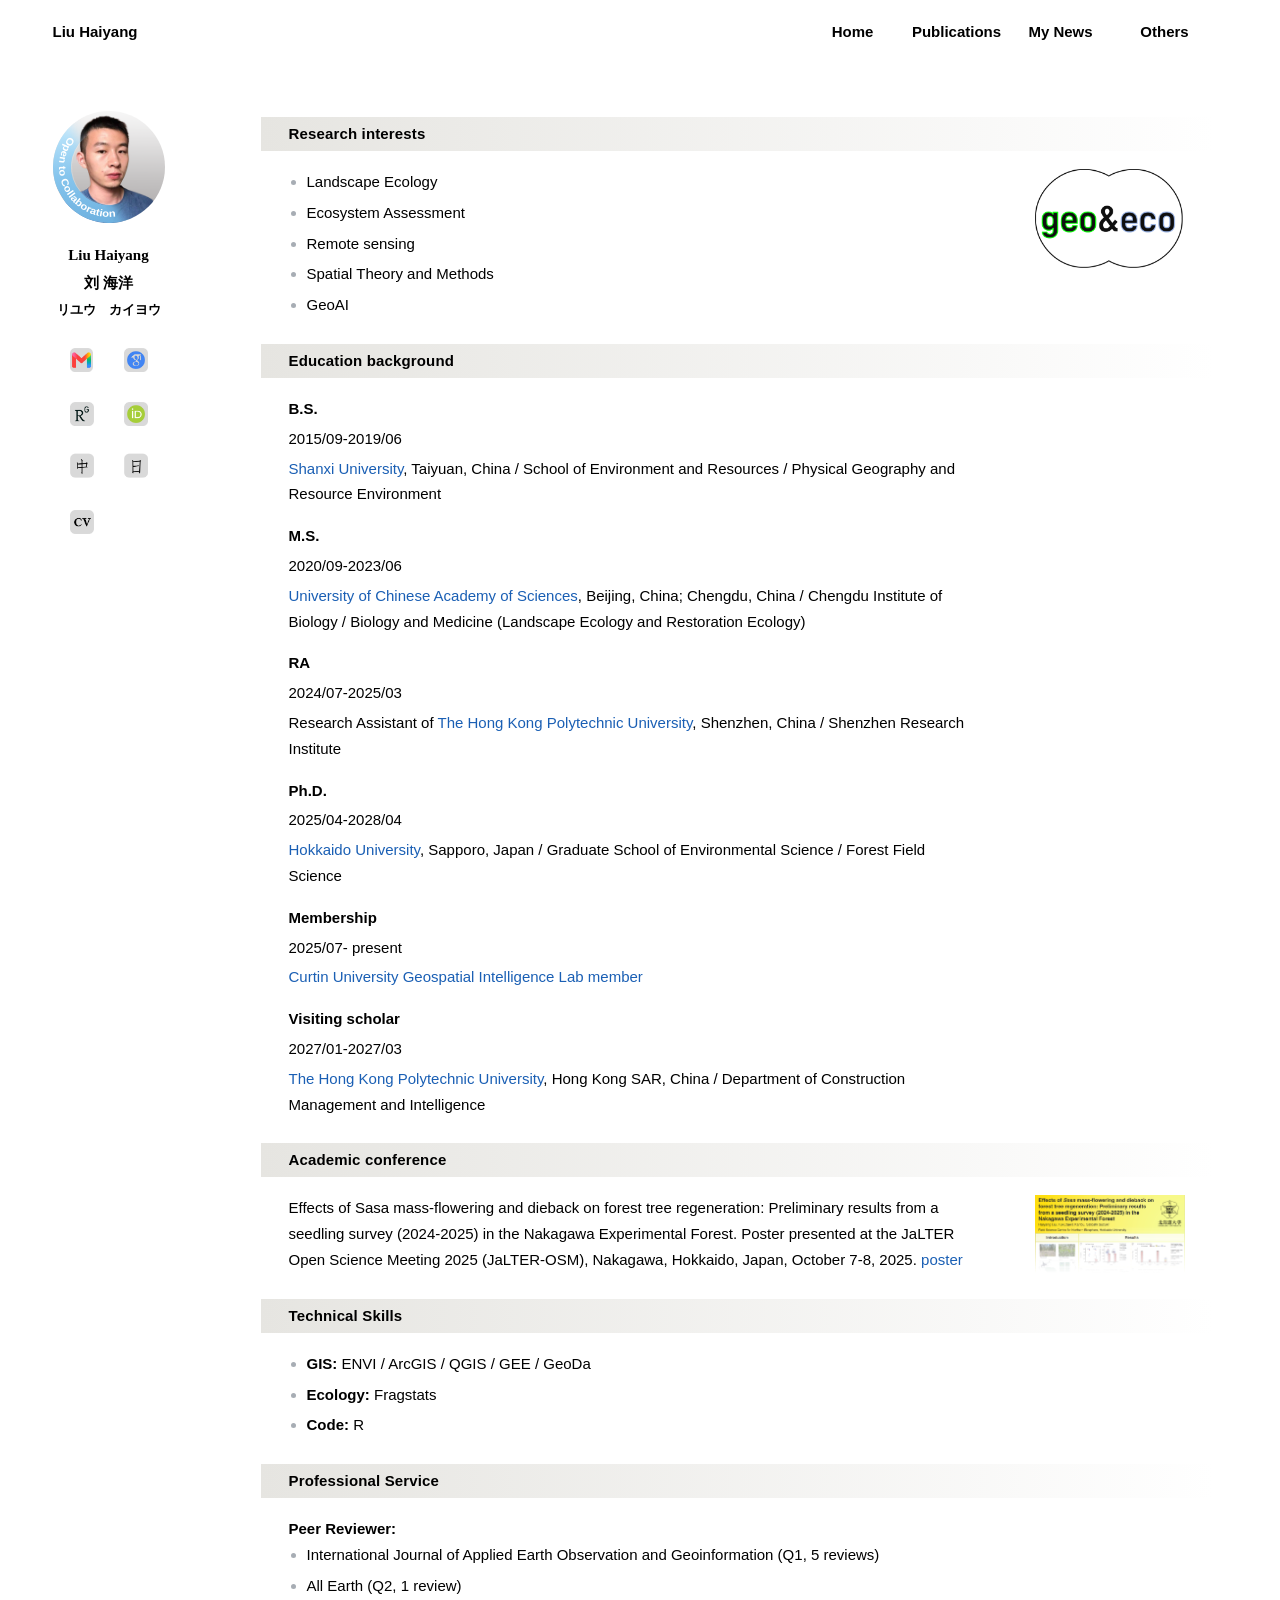
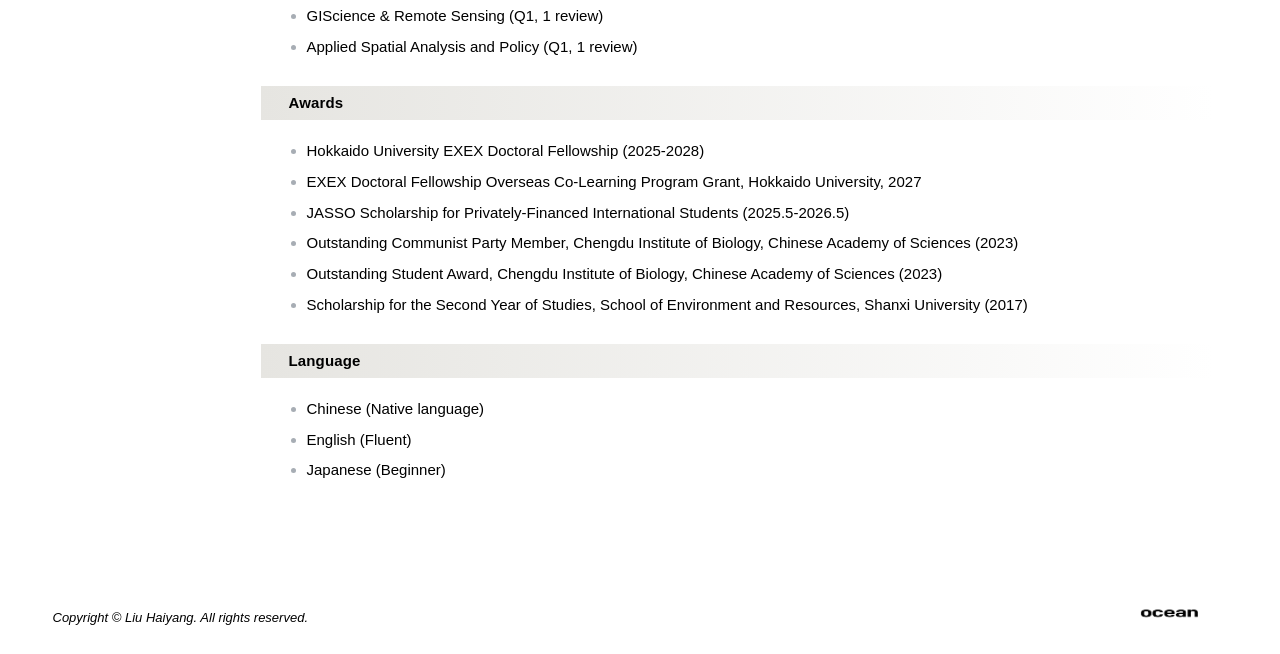
<file: index.html>
<!DOCTYPE html>
<html lang="en">
<head>
    <meta charset="UTF-8">
    <meta name="viewport" content="width=device-width, initial-scale=1.0">
    <link rel="canonical" href="https://kevinoceanliu.github.io/">
    <meta property="og:url" content="https://kevinoceanliu.github.io/">
    <title>Liu Haiyang - Personal Website</title>
    <link rel="stylesheet" href="css/style.css?v=20261111-avatar-halo">
</head>
<body>
    <nav class="navbar">
        <div class="nav-container">
            <div class="logo">Liu Haiyang</div>
            <ul class="nav-menu">
                <li><a href="index.html" class="active" data-i18n="navHome">Home</a></li>
                <li><a href="pages/publications.html" data-i18n="navPublications">Publications</a></li>
                <li><a href="pages/my-news.html" data-i18n="navNews">My News</a></li>
                <li><a href="pages/about.html" data-i18n="navOthers">Others</a></li>
            </ul>
            <div class="hamburger">
                <span></span>
                <span></span>
                <span></span>
            </div>
        </div>
    </nav>

    <main class="home-page">
        <div class="home-layout">
            <div class="home-sidebar-shell">
                <aside class="home-sidebar">
                    <div class="profile-avatar-frame">
                        <img src="images/profile.png" alt="Portrait of Liu Haiyang" class="profile-avatar">
                        <img src="images/collaboration-ring.svg?v=20261103-light-blue" alt="Open to Collaboration" class="profile-collaboration-ring">
                    </div>
                    <header class="home-intro">
                        <h1 class="hero-title">
                            <span class="hero-name-line">Liu Haiyang</span>
                            <span class="hero-name-line hero-name-cjk">刘 海洋</span>
                            <span class="hero-name-line hero-name-katakana">リユウ　カイヨウ</span>
                        </h1>
                        <div class="home-link-controls">
                            <div class="hero-links" aria-label="External links">
                                <a href="https://accounts.google.com/AccountChooser/signinchooser?continue=https%3A%2F%2Fmail.google.com%2Fmail%2F%3Fview%3Dcm%26fs%3D1%26to%3Dhaiyang.liu.q6%2540elms.hokudai.ac.jp" target="_blank" rel="noopener noreferrer" class="hero-link hero-link-email" aria-label="Write an email in Gmail to haiyang.liu.q6@elms.hokudai.ac.jp" title="haiyang.liu.q6@elms.hokudai.ac.jp">
                                    <span class="hero-link-icon" aria-hidden="true">
                                        <img src="images/gmail.png" alt="" class="hero-link-image">
                                    </span>
                                    <span class="hero-link-label">Gmail</span>
                                </a>
                                <a href="https://scholar.google.com/citations?user=Pup0q0gAAAAJ&hl=en" target="_blank" rel="noreferrer" class="hero-link hero-link-scholar">
                                    <span class="hero-link-icon" aria-hidden="true">
                                        <img src="images/Google Scholar.png" alt="" class="hero-link-image">
                                    </span>
                                    <span class="hero-link-label">Google Scholar</span>
                                </a>
                                <a href="https://www.researchgate.net/profile/Liu-Haiyang-8/" target="_blank" rel="noreferrer" class="hero-link hero-link-researchgate" aria-label="ResearchGate profile">
                                    <span class="hero-link-icon" aria-hidden="true">
                                        <img src="images/researchgate.png" alt="" class="hero-link-image">
                                    </span>
                                    <span class="hero-link-label">ResearchGate</span>
                                </a>
                                <a href="https://orcid.org/0009-0009-8701-0538" target="_blank" rel="noreferrer" class="hero-link hero-link-orcid">
                                    <span class="hero-link-icon" aria-hidden="true">
                                        <img src="images/ORCiD.png" alt="" class="hero-link-image">
                                    </span>
                                    <span class="hero-link-label">ORCiD</span>
                                </a>
                            </div>
                            <div class="language-switcher" aria-label="Home page language">
                                <button type="button" class="language-button" data-language="zh" aria-label="Translate home page to Chinese"><img src="images/中.png" alt="" class="language-button-image"></button>
                                <button type="button" class="language-button" data-language="ja" aria-label="Translate home page to Japanese"><img src="images/日.png" alt="" class="language-button-image"></button>
                                <a href="CV/CV.pdf" download="Liu_Haiyang_CV.pdf" class="language-button cv-download-button" aria-label="Download CV"><img src="images/cv.png" alt="" class="language-button-image"></a>
                            </div>
                        </div>
                    </header>
                </aside>
            </div>

            <section class="home-main">
                <div class="cv-container cv-container-lines">
                    <section class="cv-line-section">
                        <h2 data-i18n="researchTitle">Research interests</h2>
                        <div class="research-interest-layout">
                            <ul class="cv-list">
                                <li data-i18n="researchLandscape">Landscape Ecology</li>
                                <li data-i18n="researchEcosystem">Ecosystem Assessment</li>
                                <li data-i18n="researchRemote">Remote sensing</li>
                                <li data-i18n="researchSpatial">Spatial Theory and Methods</li>
                                <li data-i18n="researchGeoai">GeoAI</li>
                            </ul>
                            <div class="research-interest-figure">
                                <img src="images/ecogeo.svg" alt="Research interests illustration" class="research-interest-image">
                            </div>
                        </div>
                    </section>

                    <section class="cv-line-section">
                        <h2 data-i18n="educationTitle">Education background</h2>
                        <div class="research-interest-layout education-layout">
                            <div class="cv-stack">
                                <article class="cv-entry-line">
                                    <p data-i18n-html="degreeBs"><strong>B.S.</strong></p>
                                    <p>2015/09-2019/06</p>
                                    <p data-i18n-html="educationBs"><a href="https://www.sxu.edu.cn/" target="_blank" rel="noreferrer">Shanxi University</a>, Taiyuan, China / School of Environment and Resources / Physical Geography and Resource Environment</p>
                                </article>
                                <article class="cv-entry-line">
                                    <p data-i18n-html="degreeMs"><strong>M.S.</strong></p>
                                    <p>2020/09-2023/06</p>
                                    <p data-i18n-html="educationMs"><a href="https://www.ucas.ac.cn/" target="_blank" rel="noreferrer">University of Chinese Academy of Sciences</a>, Beijing, China; Chengdu, China / Chengdu Institute of Biology / Biology and Medicine (Landscape Ecology and Restoration Ecology)</p>
                                </article>
                                <article class="cv-entry-line">
                                    <p data-i18n-html="degreeRa"><strong>RA</strong></p>
                                    <p>2024/07-2025/03</p>
                                    <p data-i18n-html="educationRa">Research Assistant of <a href="https://www.polyu.edu.hk/" target="_blank" rel="noreferrer">The Hong Kong Polytechnic University</a>, Shenzhen, China / Shenzhen Research Institute</p>
                                </article>
                                <article class="cv-entry-line">
                                    <p data-i18n-html="degreePhd"><strong>Ph.D.</strong></p>
                                    <p>2025/04-2028/04</p>
                                    <p data-i18n-html="educationPhd"><a href="https://www.global.hokudai.ac.jp/" target="_blank" rel="noreferrer">Hokkaido University</a>, Sapporo, Japan / Graduate School of Environmental Science / Forest Field Science</p>
                                </article>
                                <article class="cv-entry-line">
                                    <p data-i18n-html="degreeMembership"><strong>Membership</strong></p>
                                    <p>2025/07- present</p>
                                    <p><a href="https://yongzesong.com/lab.html" target="_blank" rel="noreferrer" data-i18n="educationMembership">Curtin University Geospatial Intelligence Lab member</a></p>
                                </article>
                                <article class="cv-entry-line">
                                    <p data-i18n-html="degreeVisiting"><strong>Visiting scholar</strong></p>
                                    <p>2027/01-2027/03</p>
                                    <p data-i18n-html="educationVisiting"><a href="https://www.polyu.edu.hk/" target="_blank" rel="noreferrer">The Hong Kong Polytechnic University</a>, Hong Kong SAR, China / Department of Construction Management and Intelligence</p>
                                </article>
                            </div>
                        </div>
                    </section>

                    <section class="cv-line-section">
                        <h2 data-i18n="conferenceTitle">Academic conference</h2>
                        <div class="research-interest-layout conference-layout">
                            <div class="cv-entry-line">
                                <p data-i18n-html="conferencePoster">Effects of Sasa mass-flowering and dieback on forest tree regeneration: Preliminary results from a seedling survey (2024-2025) in the Nakagawa Experimental Forest. Poster presented at the JaLTER Open Science Meeting 2025 (JaLTER-OSM), Nakagawa, Hokkaido, Japan, October 7-8, 2025. <a href="file/poster1.pdf" target="_blank" rel="noreferrer">poster</a></p>
                            </div>
                            <div class="research-interest-figure">
                                <img src="images/poster1.png" alt="Poster preview" class="research-interest-image poster-preview-image">
                            </div>
                        </div>
                    </section>

                    <section class="cv-line-section">
                        <h2 data-i18n="skillsTitle">Technical Skills</h2>
                        <ul class="cv-list">
                            <li data-i18n-html="skillGis"><strong>GIS:</strong> ENVI / ArcGIS / QGIS / GEE / GeoDa</li>
                            <li data-i18n-html="skillEcology"><strong>Ecology:</strong> Fragstats</li>
                            <li data-i18n-html="skillCode"><strong>Code:</strong> R</li>
                        </ul>
                    </section>

                    <section class="cv-line-section">
                        <h2 data-i18n="serviceTitle">Professional Service</h2>
                        <p data-i18n-html="peerReviewer"><strong>Peer Reviewer:</strong></p>
                        <ul class="cv-list">
                            <li data-i18n="reviewIjag">International Journal of Applied Earth Observation and Geoinformation (Q1, 5 reviews)</li>
                            <li data-i18n="reviewAllEarth">All Earth (Q2, 1 review)</li>
                            <li data-i18n="reviewGisrs">GIScience &amp; Remote Sensing (Q1, 1 review)</li>
                            <li data-i18n="reviewAsap">Applied Spatial Analysis and Policy (Q1, 1 review)</li>
                        </ul>
                    </section>

                    <section class="cv-line-section">
                        <h2 data-i18n="awardsTitle">Awards</h2>
                        <ul class="cv-list">
                            <li data-i18n="awardExex">Hokkaido University EXEX Doctoral Fellowship (2025-2028)</li>
                            <li data-i18n="awardExexOverseas">EXEX Doctoral Fellowship Overseas Co-Learning Program Grant, Hokkaido University, 2027</li>
                            <li data-i18n="awardJasso">JASSO Scholarship for Privately-Financed International Students (2025.5-2026.5)</li>
                            <li data-i18n="awardParty">Outstanding Communist Party Member, Chengdu Institute of Biology, Chinese Academy of Sciences (2023)</li>
                            <li data-i18n="awardStudent">Outstanding Student Award, Chengdu Institute of Biology, Chinese Academy of Sciences (2023)</li>
                            <li data-i18n="awardSecondYear">Scholarship for the Second Year of Studies, School of Environment and Resources, Shanxi University (2017)</li>
                        </ul>
                    </section>

                    <section class="cv-line-section">
                        <h2 data-i18n="languageTitle">Language</h2>
                        <ul class="cv-list">
                            <li data-i18n="languageChinese">Chinese (Native language)</li>
                            <li data-i18n="languageEnglish">English (Fluent)</li>
                            <li data-i18n="languageJapanese">Japanese (Beginner)</li>
                        </ul>
                    </section>
                </div>
            </section>
        </div>

        <section class="page-closing">
            <p class="page-closing-copyright">Copyright © Liu Haiyang. All rights reserved.</p>
            <img src="images/ocean-muted.png" alt="" class="page-closing-logo" aria-hidden="true">
        </section>
    </main>

    <script src="js/script.js?v=20261122-profile-updates"></script>
    <script src="js/visitor-tracker.js"></script>
</body>
</html>
</file>
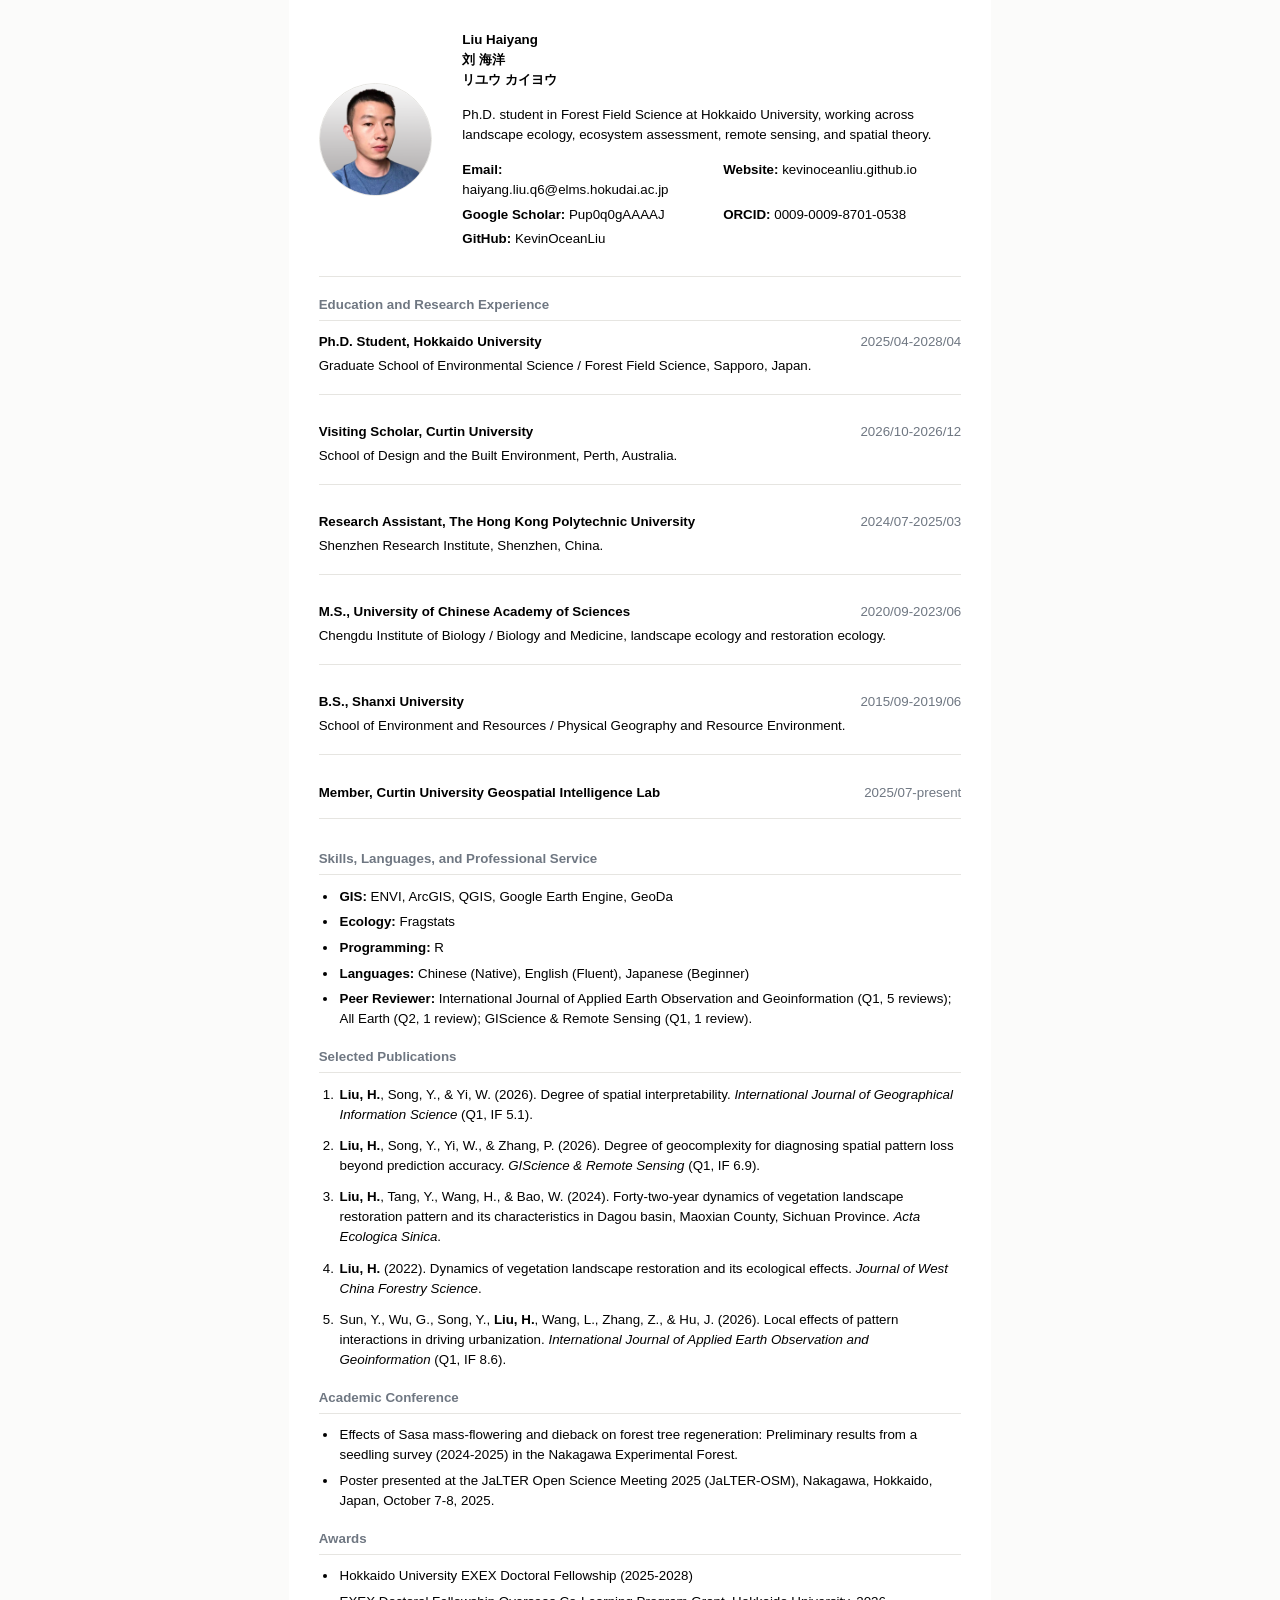
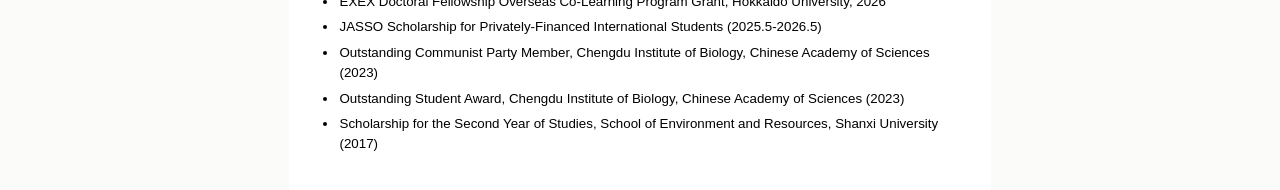
<file: file/Liu_Haiyang_CV.html>
<!DOCTYPE html>
<html lang="en">
<head>
    <meta charset="UTF-8">
    <title>Liu Haiyang CV</title>
    <style>
        @page {
            size: A4;
            margin: 12mm;
        }

        :root {
            --text: #000000;
            --muted: #6f7782;
            --border: #e6e5e1;
            --surface: #ffffff;
            --page: #fbfbfa;
            --accent: #1a5fb4;
        }

        * {
            box-sizing: border-box;
        }

        body {
            margin: 0;
            color: var(--text);
            background: var(--page);
            font-family: "D-DIN", Arial, sans-serif;
            font-size: 10pt;
            line-height: 1.5;
            -webkit-print-color-adjust: exact;
            print-color-adjust: exact;
        }

        a {
            color: var(--accent);
            text-decoration: none;
            text-underline-offset: 2px;
        }

        a:hover,
        a:focus-visible {
            text-decoration: underline;
        }

        .page {
            width: 186mm;
            margin: 0 auto;
            padding: 8mm;
            background: var(--surface);
        }

        .hero {
            display: grid;
            grid-template-columns: 30mm 1fr;
            gap: 8mm;
            align-items: center;
            padding-bottom: 7mm;
            border-bottom: 1px solid var(--border);
        }

        .portrait {
            width: 30mm;
            height: 30mm;
            object-fit: cover;
            border: 1px solid var(--border);
            border-radius: 50%;
            background: var(--surface);
        }

        .name-block {
            margin: 0;
        }

        .name {
            display: block;
            margin: 0;
            color: var(--text);
            font-size: 10pt;
            line-height: 1.5;
            font-weight: 650;
            letter-spacing: 0;
        }

        .summary {
            margin: 4mm 0 0;
            max-width: 135mm;
            color: var(--text);
        }

        .contact {
            display: grid;
            grid-template-columns: 1fr 1fr;
            gap: 1.2mm 6mm;
            margin-top: 4mm;
            color: var(--text);
        }

        .contact span {
            overflow-wrap: anywhere;
        }

        .label {
            font-weight: 700;
        }

        section {
            margin-top: 5mm;
        }

        h2 {
            margin: 0 0 3mm;
            padding-bottom: 1.8mm;
            border-bottom: 1px solid var(--border);
            color: var(--muted);
            font-size: 10pt;
            line-height: 1.3;
            font-weight: 700;
            letter-spacing: 0;
        }

        h3 {
            margin: 0;
            color: var(--text);
            font-size: 10pt;
            line-height: 1.35;
            font-weight: 700;
        }

        p {
            margin: 0 0 1.6mm;
        }

        ul,
        ol {
            margin: 0;
            padding-left: 5mm;
        }

        li {
            margin: 0 0 1.5mm;
            padding-left: 0.5mm;
        }

        .entry {
            margin-bottom: 3.2mm;
            padding-bottom: 3.2mm;
            border-bottom: 1px solid var(--border);
        }

        .entry:last-child {
            margin-bottom: 3.2mm;
            padding-bottom: 3.2mm;
            border-bottom: 1px solid var(--border);
        }

        .entry-head {
            display: flex;
            align-items: baseline;
            justify-content: space-between;
            gap: 6mm;
            margin-bottom: 1mm;
        }

        .date {
            flex: 0 0 auto;
            color: var(--muted);
            font-size: 10pt;
            white-space: nowrap;
        }

        .section-grid {
            display: grid;
            gap: 4mm;
        }

        .publication-list li {
            margin-bottom: 3mm;
        }
    </style>
</head>
<body>
    <article class="page">
        <header class="hero">
            <img class="portrait" src="../images/profile.png" alt="Portrait of Liu Haiyang">
            <div>
                <h1 class="name-block">
                    <span class="name">Liu Haiyang</span>
                    <span class="name">刘 海洋</span>
                    <span class="name">リユウ カイヨウ</span>
                </h1>
                <p class="summary">Ph.D. student in Forest Field Science at Hokkaido University, working across landscape ecology, ecosystem assessment, remote sensing, and spatial theory.</p>
                <div class="contact">
                    <span><span class="label">Email:</span> haiyang.liu.q6@elms.hokudai.ac.jp</span>
                    <span><span class="label">Website:</span> kevinoceanliu.github.io</span>
                    <span><span class="label">Google Scholar:</span> Pup0q0gAAAAJ</span>
                    <span><span class="label">ORCID:</span> 0009-0009-8701-0538</span>
                    <span><span class="label">GitHub:</span> KevinOceanLiu</span>
                </div>
            </div>
        </header>

        <section>
            <h2>Education and Research Experience</h2>
            <div class="section-grid">
                <div class="entry">
                    <div class="entry-head">
                        <h3>Ph.D. Student, Hokkaido University</h3>
                        <span class="date">2025/04-2028/04</span>
                    </div>
                    <p>Graduate School of Environmental Science / Forest Field Science, Sapporo, Japan.</p>
                </div>
                <div class="entry">
                    <div class="entry-head">
                        <h3>Visiting Scholar, Curtin University</h3>
                        <span class="date">2026/10-2026/12</span>
                    </div>
                    <p>School of Design and the Built Environment, Perth, Australia.</p>
                </div>
                <div class="entry">
                    <div class="entry-head">
                        <h3>Research Assistant, The Hong Kong Polytechnic University</h3>
                        <span class="date">2024/07-2025/03</span>
                    </div>
                    <p>Shenzhen Research Institute, Shenzhen, China.</p>
                </div>
                <div class="entry">
                    <div class="entry-head">
                        <h3>M.S., University of Chinese Academy of Sciences</h3>
                        <span class="date">2020/09-2023/06</span>
                    </div>
                    <p>Chengdu Institute of Biology / Biology and Medicine, landscape ecology and restoration ecology.</p>
                </div>
                <div class="entry">
                    <div class="entry-head">
                        <h3>B.S., Shanxi University</h3>
                        <span class="date">2015/09-2019/06</span>
                    </div>
                    <p>School of Environment and Resources / Physical Geography and Resource Environment.</p>
                </div>
                <div class="entry">
                    <div class="entry-head">
                        <h3>Member, Curtin University Geospatial Intelligence Lab</h3>
                        <span class="date">2025/07-present</span>
                    </div>
                </div>
            </div>
        </section>
        <section>
            <h2>Skills, Languages, and Professional Service</h2>
            <ul>
                <li><strong>GIS:</strong> ENVI, ArcGIS, QGIS, Google Earth Engine, GeoDa</li>
                <li><strong>Ecology:</strong> Fragstats</li>
                <li><strong>Programming:</strong> R</li>
                <li><strong>Languages:</strong> Chinese (Native), English (Fluent), Japanese (Beginner)</li>
                <li><strong>Peer Reviewer:</strong> International Journal of Applied Earth Observation and Geoinformation (Q1, 5 reviews); All Earth (Q2, 1 review); GIScience &amp; Remote Sensing (Q1, 1 review).</li>
            </ul>
        </section>

        <section>
            <h2>Selected Publications</h2>
            <ol class="publication-list">
                <li><strong>Liu, H.</strong>, Song, Y., &amp; Yi, W. (2026). Degree of spatial interpretability. <em>International Journal of Geographical Information Science</em> (Q1, IF 5.1).</li>
                <li><strong>Liu, H.</strong>, Song, Y., Yi, W., &amp; Zhang, P. (2026). Degree of geocomplexity for diagnosing spatial pattern loss beyond prediction accuracy. <em>GIScience &amp; Remote Sensing</em> (Q1, IF 6.9).</li>
                <li><strong>Liu, H.</strong>, Tang, Y., Wang, H., &amp; Bao, W. (2024). Forty-two-year dynamics of vegetation landscape restoration pattern and its characteristics in Dagou basin, Maoxian County, Sichuan Province. <em>Acta Ecologica Sinica</em>.</li>
                <li><strong>Liu, H.</strong> (2022). Dynamics of vegetation landscape restoration and its ecological effects. <em>Journal of West China Forestry Science</em>.</li>
                <li>Sun, Y., Wu, G., Song, Y., <strong>Liu, H.</strong>, Wang, L., Zhang, Z., &amp; Hu, J. (2026). Local effects of pattern interactions in driving urbanization. <em>International Journal of Applied Earth Observation and Geoinformation</em> (Q1, IF 8.6).</li>
            </ol>
        </section>

        <section>
            <h2>Academic Conference</h2>
            <ul>
                <li>Effects of Sasa mass-flowering and dieback on forest tree regeneration: Preliminary results from a seedling survey (2024-2025) in the Nakagawa Experimental Forest.</li>
                <li>Poster presented at the JaLTER Open Science Meeting 2025 (JaLTER-OSM), Nakagawa, Hokkaido, Japan, October 7-8, 2025.</li>
            </ul>
        </section>

        <section>
            <h2>Awards</h2>
            <ul>
                <li>Hokkaido University EXEX Doctoral Fellowship (2025-2028)</li>
                <li>EXEX Doctoral Fellowship Overseas Co-Learning Program Grant, Hokkaido University, 2026</li>
                <li>JASSO Scholarship for Privately-Financed International Students (2025.5-2026.5)</li>
                <li>Outstanding Communist Party Member, Chengdu Institute of Biology, Chinese Academy of Sciences (2023)</li>
                <li>Outstanding Student Award, Chengdu Institute of Biology, Chinese Academy of Sciences (2023)</li>
                <li>Scholarship for the Second Year of Studies, School of Environment and Resources, Shanxi University (2017)</li>
            </ul>
        </section>
    </article>
</body>
</html>
</file>
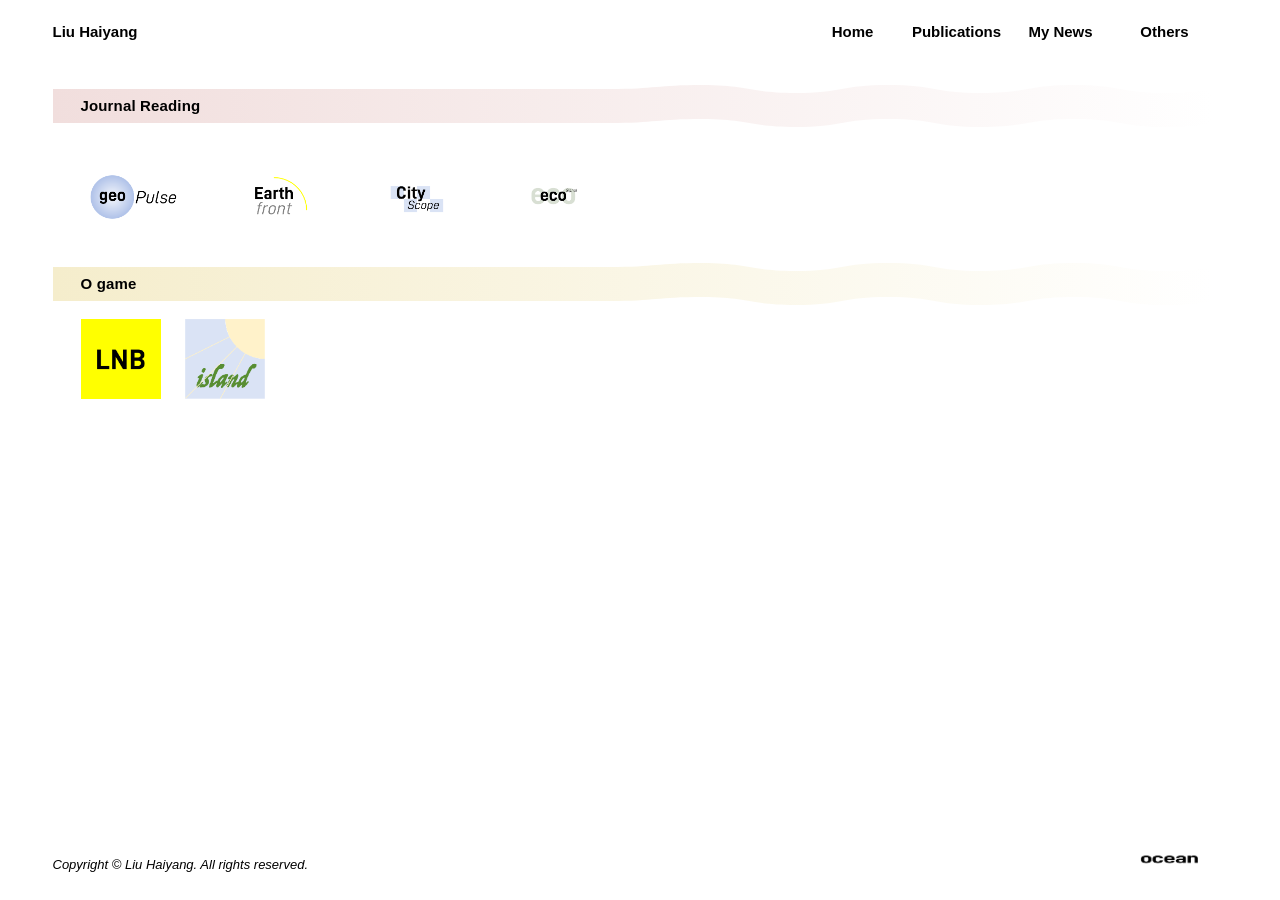
<file: pages/about.html>
<!DOCTYPE html>
<html lang="en">
<head>
    <meta charset="UTF-8">
    <meta name="viewport" content="width=device-width, initial-scale=1.0">
    <link rel="canonical" href="https://kevinoceanliu.github.io/pages/about.html">
    <meta property="og:url" content="https://kevinoceanliu.github.io/pages/about.html">
    <title>Others - Liu Haiyang</title>
    <link rel="stylesheet" href="../css/style.css?v=20261105-gentle-ribbon-waves">
</head>
<body>
    <nav class="navbar">
        <div class="nav-container">
            <div class="logo">Liu Haiyang</div>
            <ul class="nav-menu">
                <li><a href="../index.html">Home</a></li>
                <li><a href="publications.html">Publications</a></li>
                <li><a href="my-news.html">My News</a></li>
                <li><a href="about.html" class="active">Others</a></li>
            </ul>
            <div class="hamburger">
                <span></span>
                <span></span>
                <span></span>
            </div>
        </div>
    </nav>

    <main class="home-page page-with-closing">
        <div class="others-page others-page-compact">
            <section class="others-section others-section-reading">
                <header class="others-section-header">
                    <h1>Journal Reading</h1>
                </header>

            <section class="others-grid game-icons-grid journal-icons-grid" aria-label="Journal reading">
                <a class="game-icon-link" href="journal-updates.html" aria-label="Open GeoPulse journal updates">
                    <img src="../images/GeoPulse.png" alt="GeoPulse journal tracking interface" class="game-icon-image">
                </a>

                <a class="game-icon-link" href="earthfront.html" aria-label="Open EarthFront journal updates">
                    <img src="../images/earthfront.png" alt="EarthFront journal tracking interface" class="game-icon-image">
                </a>

                <a class="game-icon-link" href="cityscope.html" aria-label="Open CityScope journal updates">
                    <img src="../images/cityscope.png" alt="CityScope journal tracking interface" class="game-icon-image">
                </a>

                <a class="game-icon-link" href="ecosignal.html" aria-label="Open EcoSignal journal updates">
                    <img src="../images/ecosignal.png" alt="EcoSignal journal tracking interface" class="game-icon-image">
                </a>
            </section>
            </section>

            <section class="others-section others-section-games">
                <header class="others-section-header">
                    <h1>O game</h1>
                </header>

                <section class="others-grid game-icons-grid" aria-label="Games">
                    <a class="game-icon-link" href="letter-n-back.html" aria-label="Open Letter n-Back game">
                        <img src="../images/lnb.png" alt="Letter n-Back game logo" class="game-icon-image">
                    </a>

                    <a class="game-icon-link" href="island.html" aria-label="Open island game">
                        <img src="../images/island.png" alt="Island game logo" class="game-icon-image">
                    </a>
                </section>
            </section>

        </div>

        <section class="page-closing">
            <p class="page-closing-copyright">Copyright © Liu Haiyang. All rights reserved.</p>
            <img src="../images/ocean-muted.png" alt="" class="page-closing-logo" aria-hidden="true">
        </section>
    </main>

    <script src="../js/script.js"></script>
    <script src="../js/visitor-tracker.js"></script>
</body>
</html>
</file>
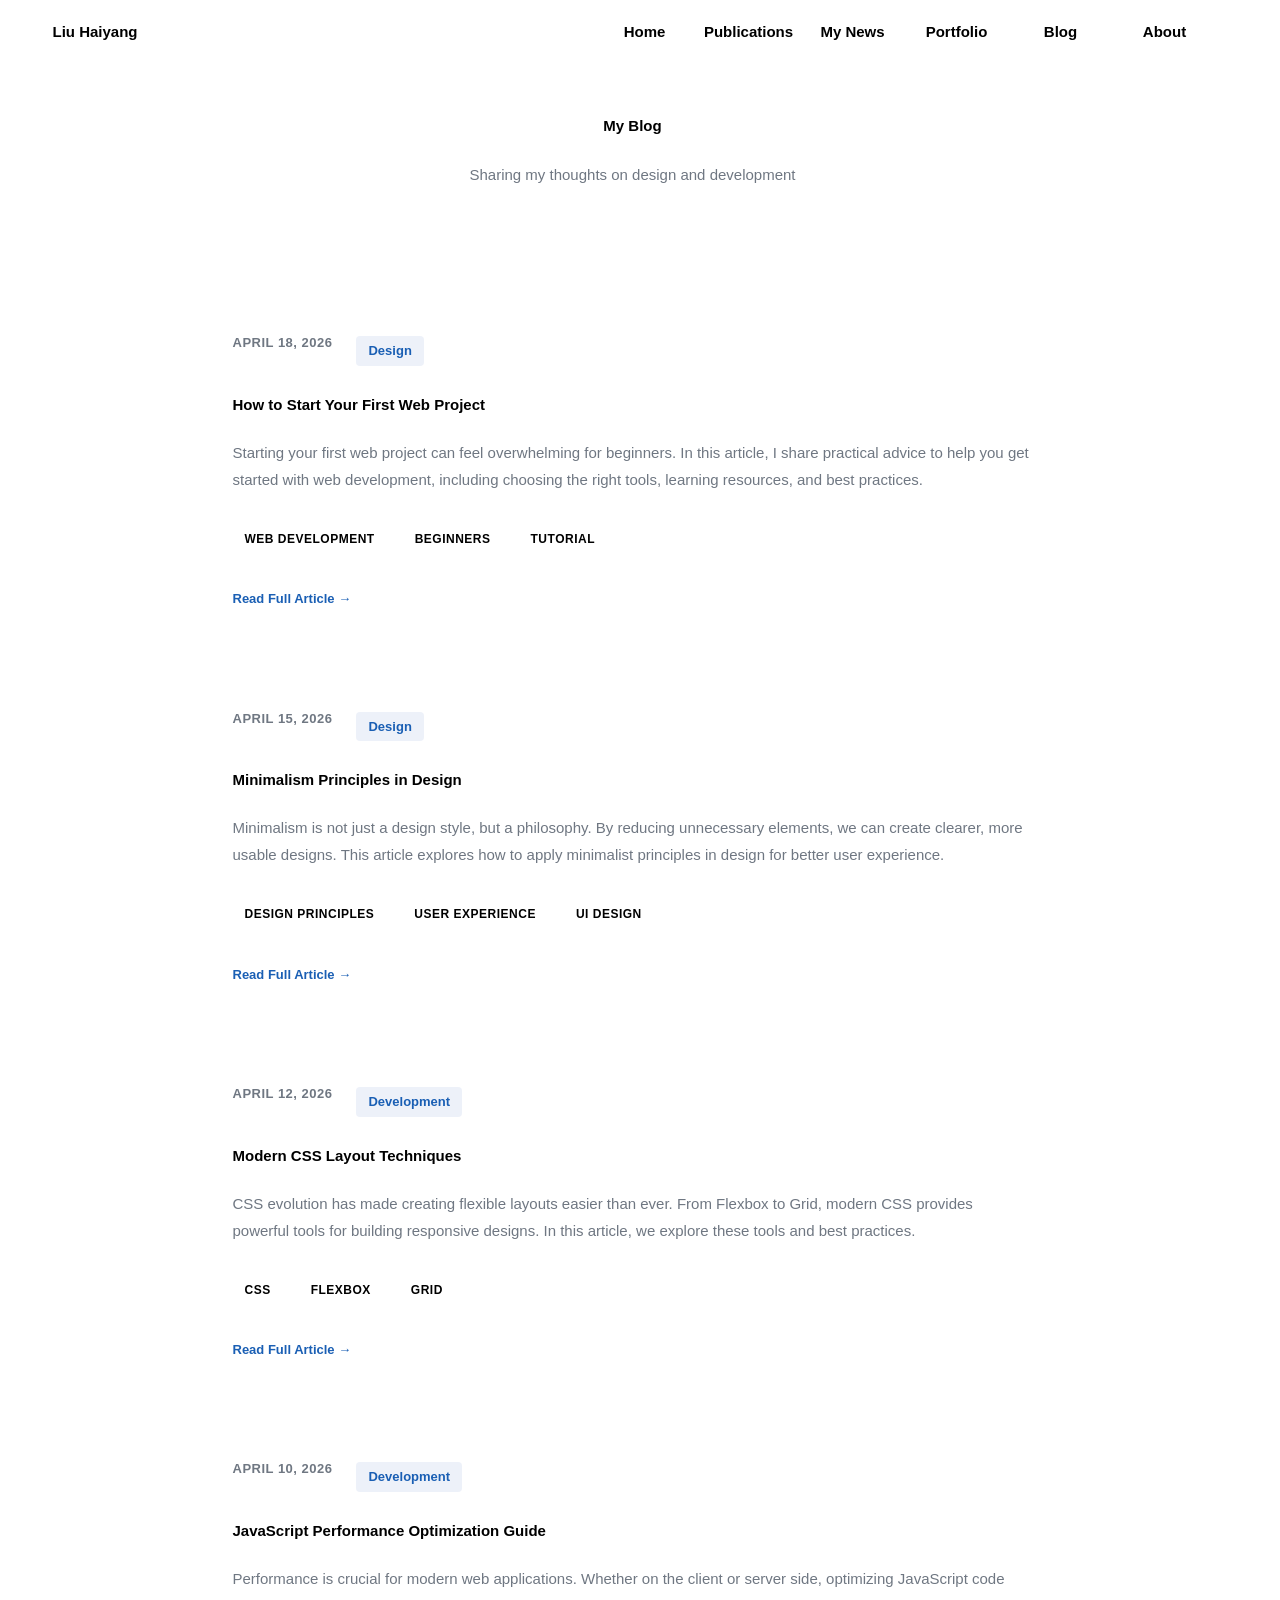
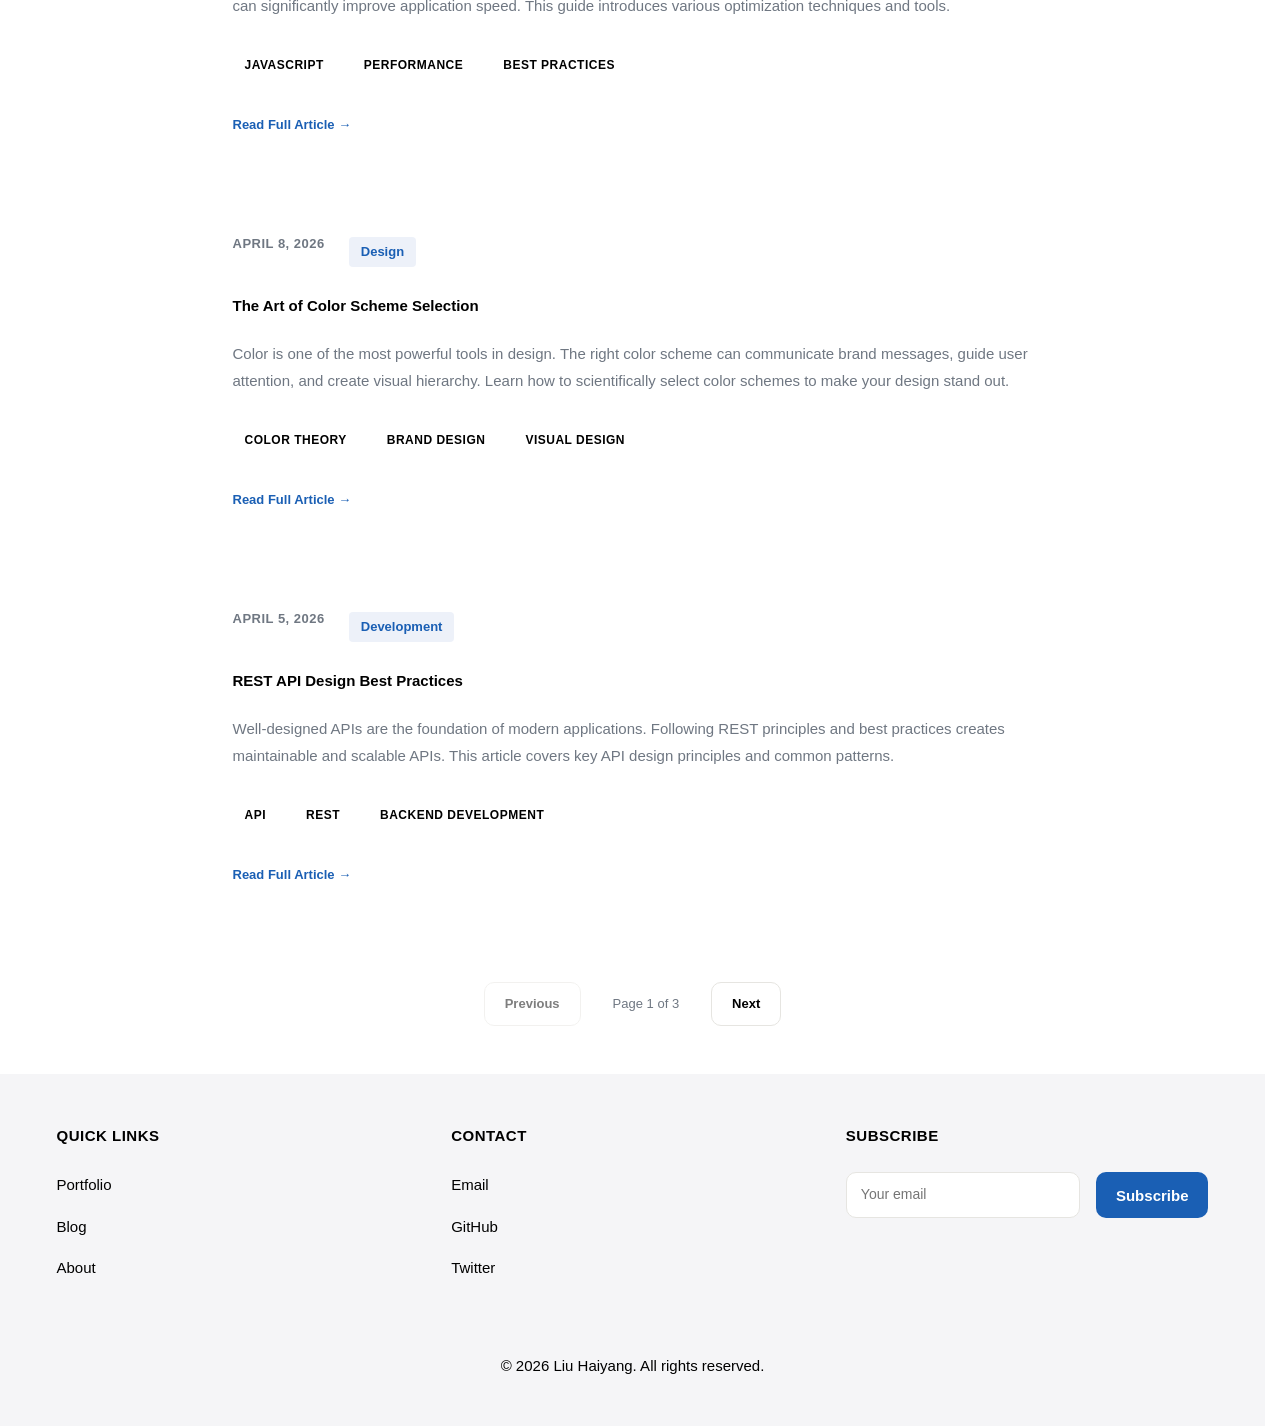
<file: pages/blog.html>
<!DOCTYPE html>
<html lang="en">
<head>
    <meta charset="UTF-8">
    <meta name="viewport" content="width=device-width, initial-scale=1.0">
    <link rel="canonical" href="https://kevinoceanliu.github.io/pages/blog.html">
    <meta property="og:url" content="https://kevinoceanliu.github.io/pages/blog.html">
    <title>Blog - Liu Haiyang</title>
    <link rel="stylesheet" href="../css/style.css?v=20261105-no-dividers">
</head>
<body>
    <!-- Navigation -->
    <nav class="navbar">
        <div class="nav-container">
            <div class="logo">Liu Haiyang</div>
            <ul class="nav-menu">
                <li><a href="../index.html">Home</a></li>
                <li><a href="publications.html">Publications</a></li>
                <li><a href="my-news.html">My News</a></li>
                <li><a href="portfolio.html">Portfolio</a></li>
                <li><a href="blog.html" class="active">Blog</a></li>
                <li><a href="about.html">About</a></li>
            </ul>
            <div class="hamburger">
                <span></span>
                <span></span>
                <span></span>
            </div>
        </div>
    </nav>

    <!-- Page Header -->
    <section class="page-header">
        <div class="container">
            <h1>My Blog</h1>
            <p>Sharing my thoughts on design and development</p>
        </div>
    </section>

    <!-- Blog Posts -->
    <section class="blog-section">
        <div class="container">
            <div class="blog-list">
                <!-- Blog Post 1 -->
                <article class="blog-post">
                    <div class="blog-meta">
                        <span class="blog-date">April 18, 2026</span>
                        <span class="blog-category">Design</span>
                    </div>
                    <h2>How to Start Your First Web Project</h2>
                    <p class="blog-excerpt">
                        Starting your first web project can feel overwhelming for beginners. In this article, I share practical advice to help you get started with web development, including choosing the right tools, learning resources, and best practices.
                    </p>
                    <div class="blog-tags">
                        <span class="tag">Web Development</span>
                        <span class="tag">Beginners</span>
                        <span class="tag">Tutorial</span>
                    </div>
                    <a href="#" class="read-more">Read Full Article →</a>
                </article>

                <!-- Blog Post 2 -->
                <article class="blog-post">
                    <div class="blog-meta">
                        <span class="blog-date">April 15, 2026</span>
                        <span class="blog-category">Design</span>
                    </div>
                    <h2>Minimalism Principles in Design</h2>
                    <p class="blog-excerpt">
                        Minimalism is not just a design style, but a philosophy. By reducing unnecessary elements, we can create clearer, more usable designs. This article explores how to apply minimalist principles in design for better user experience.
                    </p>
                    <div class="blog-tags">
                        <span class="tag">Design Principles</span>
                        <span class="tag">User Experience</span>
                        <span class="tag">UI Design</span>
                    </div>
                    <a href="#" class="read-more">Read Full Article →</a>
                </article>

                <!-- Blog Post 3 -->
                <article class="blog-post">
                    <div class="blog-meta">
                        <span class="blog-date">April 12, 2026</span>
                        <span class="blog-category">Development</span>
                    </div>
                    <h2>Modern CSS Layout Techniques</h2>
                    <p class="blog-excerpt">
                        CSS evolution has made creating flexible layouts easier than ever. From Flexbox to Grid, modern CSS provides powerful tools for building responsive designs. In this article, we explore these tools and best practices.
                    </p>
                    <div class="blog-tags">
                        <span class="tag">CSS</span>
                        <span class="tag">Flexbox</span>
                        <span class="tag">Grid</span>
                    </div>
                    <a href="#" class="read-more">Read Full Article →</a>
                </article>

                <!-- Blog Post 4 -->
                <article class="blog-post">
                    <div class="blog-meta">
                        <span class="blog-date">April 10, 2026</span>
                        <span class="blog-category">Development</span>
                    </div>
                    <h2>JavaScript Performance Optimization Guide</h2>
                    <p class="blog-excerpt">
                        Performance is crucial for modern web applications. Whether on the client or server side, optimizing JavaScript code can significantly improve application speed. This guide introduces various optimization techniques and tools.
                    </p>
                    <div class="blog-tags">
                        <span class="tag">JavaScript</span>
                        <span class="tag">Performance</span>
                        <span class="tag">Best Practices</span>
                    </div>
                    <a href="#" class="read-more">Read Full Article →</a>
                </article>

                <!-- Blog Post 5 -->
                <article class="blog-post">
                    <div class="blog-meta">
                        <span class="blog-date">April 8, 2026</span>
                        <span class="blog-category">Design</span>
                    </div>
                    <h2>The Art of Color Scheme Selection</h2>
                    <p class="blog-excerpt">
                        Color is one of the most powerful tools in design. The right color scheme can communicate brand messages, guide user attention, and create visual hierarchy. Learn how to scientifically select color schemes to make your design stand out.
                    </p>
                    <div class="blog-tags">
                        <span class="tag">Color Theory</span>
                        <span class="tag">Brand Design</span>
                        <span class="tag">Visual Design</span>
                    </div>
                    <a href="#" class="read-more">Read Full Article →</a>
                </article>

                <!-- Blog Post 6 -->
                <article class="blog-post">
                    <div class="blog-meta">
                        <span class="blog-date">April 5, 2026</span>
                        <span class="blog-category">Development</span>
                    </div>
                    <h2>REST API Design Best Practices</h2>
                    <p class="blog-excerpt">
                        Well-designed APIs are the foundation of modern applications. Following REST principles and best practices creates maintainable and scalable APIs. This article covers key API design principles and common patterns.
                    </p>
                    <div class="blog-tags">
                        <span class="tag">API</span>
                        <span class="tag">REST</span>
                        <span class="tag">Backend Development</span>
                    </div>
                    <a href="#" class="read-more">Read Full Article →</a>
                </article>
            </div>

            <!-- Pagination -->
            <div class="pagination">
                <button class="pagination-btn" disabled>Previous</button>
                <span class="pagination-info">Page 1 of 3</span>
                <button class="pagination-btn">Next</button>
            </div>
        </div>
    </section>

    <!-- Footer -->
    <footer class="footer">
        <div class="container">
            <div class="footer-content">
                <div class="footer-section">
                    <h4>Quick Links</h4>
                    <ul>
                        <li><a href="portfolio.html">Portfolio</a></li>
                        <li><a href="blog.html">Blog</a></li>
                        <li><a href="about.html">About</a></li>
                    </ul>
                </div>
                <div class="footer-section">
                    <h4>Contact</h4>
                    <ul>
                        <li><a href="mailto:haiyang.liu.q6@elms.hokudai.ac.jp">Email</a></li>
                        <li><a href="https://github.com" target="_blank">GitHub</a></li>
                        <li><a href="https://twitter.com" target="_blank">Twitter</a></li>
                    </ul>
                </div>
                <div class="footer-section">
                    <h4>Subscribe</h4>
                    <form class="subscribe-form">
                        <input type="email" placeholder="Your email" required>
                        <button type="submit">Subscribe</button>
                    </form>
                </div>
            </div>
            <div class="footer-bottom">
                <p>&copy; 2026 Liu Haiyang. All rights reserved.</p>
            </div>
        </div>
    </footer>

    <script src="../js/script.js"></script>
    <script src="../js/visitor-tracker.js"></script>
</body>
</html>
</file>
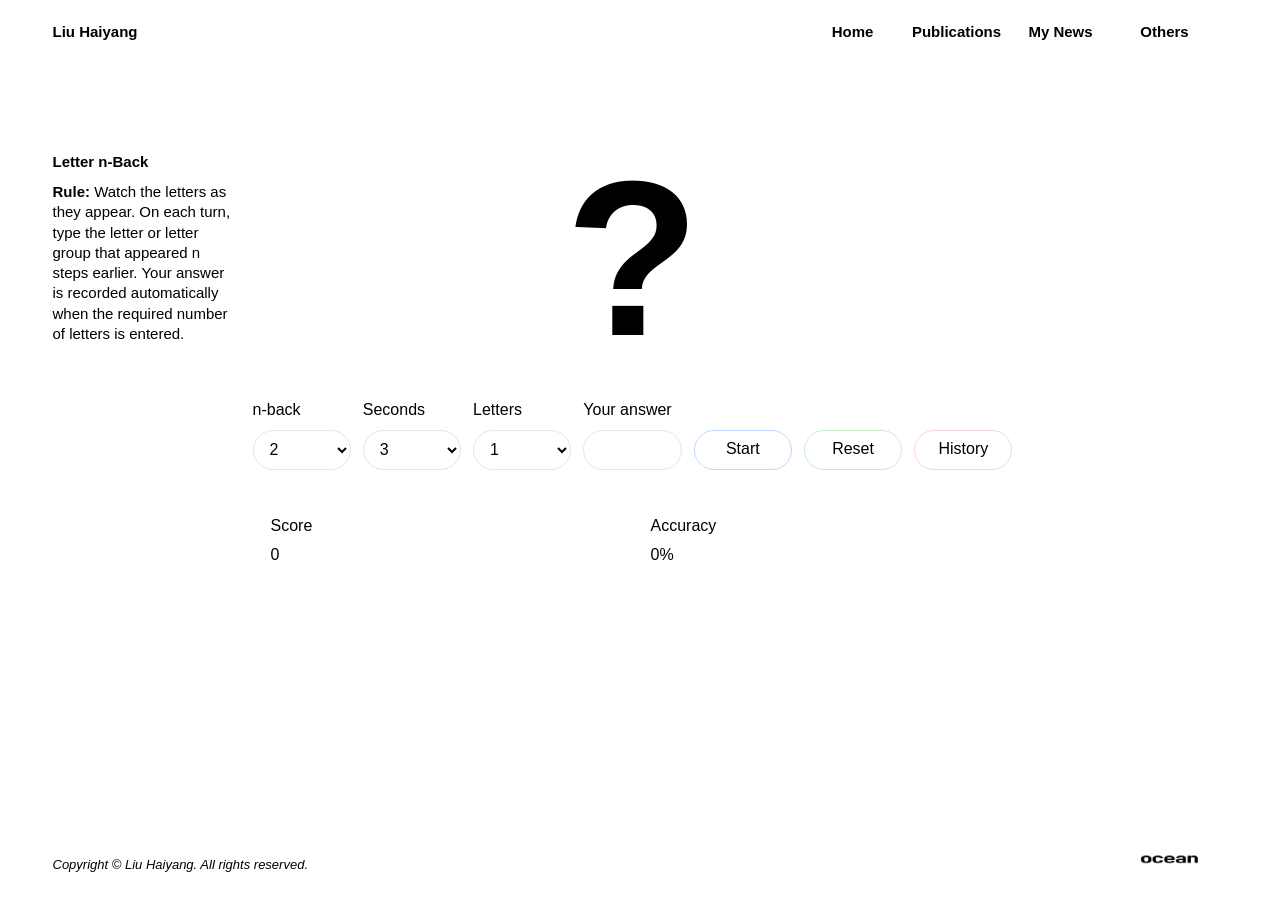
<file: pages/letter-n-back.html>
<!DOCTYPE html>
<html lang="en">
<head>
    <meta charset="UTF-8">
    <meta name="viewport" content="width=device-width, initial-scale=1.0">
    <link rel="canonical" href="https://kevinoceanliu.github.io/pages/letter-n-back.html">
    <meta property="og:url" content="https://kevinoceanliu.github.io/pages/letter-n-back.html">
    <title>Letter n-Back - Liu Haiyang</title>
    <link rel="stylesheet" href="../css/style.css?v=20261105-no-dividers">
</head>
<body>
    <nav class="navbar">
        <div class="nav-container">
            <div class="logo">Liu Haiyang</div>
            <ul class="nav-menu">
                <li><a href="../index.html">Home</a></li>
                <li><a href="publications.html">Publications</a></li>
                <li><a href="my-news.html">My News</a></li>
                <li><a href="about.html" class="active">Others</a></li>
            </ul>
            <div class="hamburger">
                <span></span>
                <span></span>
                <span></span>
            </div>
        </div>
    </nav>

    <main class="game-page page-with-closing">
        <section class="game-shell" aria-label="Letter n-Back">
            <header class="game-intro">
                <h1>Letter n-Back</h1>
                <p><strong>Rule:</strong> Watch the letters as they appear. On each turn, type the letter or letter group that appeared n steps earlier. Your answer is recorded automatically when the required number of letters is entered.</p>
            </header>

            <div class="game-letter" id="current-letter" aria-live="polite">?</div>
            <p class="game-stage-status" id="game-status" aria-live="polite"></p>

            <form class="game-controls" id="nback-form" autocomplete="off">
                <label class="game-field">
                    <span>n-back</span>
                    <select id="nback-level">
                        <option value="1">1</option>
                        <option value="2" selected>2</option>
                        <option value="3">3</option>
                        <option value="4">4</option>
                        <option value="5">5</option>
                        <option value="6">6</option>
                        <option value="7">7</option>
                        <option value="8">8</option>
                        <option value="9">9</option>
                        <option value="10">10</option>
                    </select>
                </label>

                <label class="game-field">
                    <span>Seconds</span>
                    <select id="seconds-count">
                        <option value="1">1</option>
                        <option value="2">2</option>
                        <option value="3" selected>3</option>
                        <option value="4">4</option>
                        <option value="5">5</option>
                        <option value="6">6</option>
                        <option value="7">7</option>
                        <option value="8">8</option>
                        <option value="9">9</option>
                        <option value="10">10</option>
                    </select>
                </label>

                <label class="game-field">
                    <span>Letters</span>
                    <select id="letter-count">
                        <option value="1" selected>1</option>
                        <option value="2">2</option>
                        <option value="3">3</option>
                        <option value="4">4</option>
                        <option value="5">5</option>
                        <option value="6">6</option>
                        <option value="7">7</option>
                        <option value="8">8</option>
                        <option value="9">9</option>
                        <option value="10">10</option>
                    </select>
                </label>

                <label class="game-field game-answer-field">
                    <span>Your answer</span>
                    <input id="answer-input" type="text" inputmode="latin" maxlength="1" aria-label="Your answer" disabled>
                </label>

                <button type="button" class="game-button game-button-primary" id="start-game">Start</button>
                <button type="button" class="game-button" id="reset-game">Reset</button>
                <button type="button" class="game-button" id="history-toggle">History</button>
            </form>

            <section class="game-stats" aria-label="Game statistics">
                <div>
                    <span>Score</span>
                    <strong id="score-stat">0</strong>
                </div>
                <div>
                    <span>Accuracy</span>
                    <strong id="accuracy-stat">0%</strong>
                </div>
            </section>

            <section class="game-history" id="game-history" aria-label="Score history" hidden>
                <ol id="history-list"></ol>
            </section>
        </section>

        <section class="page-closing">
            <p class="page-closing-copyright">Copyright © Liu Haiyang. All rights reserved.</p>
            <img src="../images/ocean-muted.png" alt="" class="page-closing-logo" aria-hidden="true">
        </section>
    </main>

    <script src="../js/script.js"></script>
    <script src="../js/letter-n-back.js"></script>
    <script src="../js/visitor-tracker.js"></script>
</body>
</html>
</file>
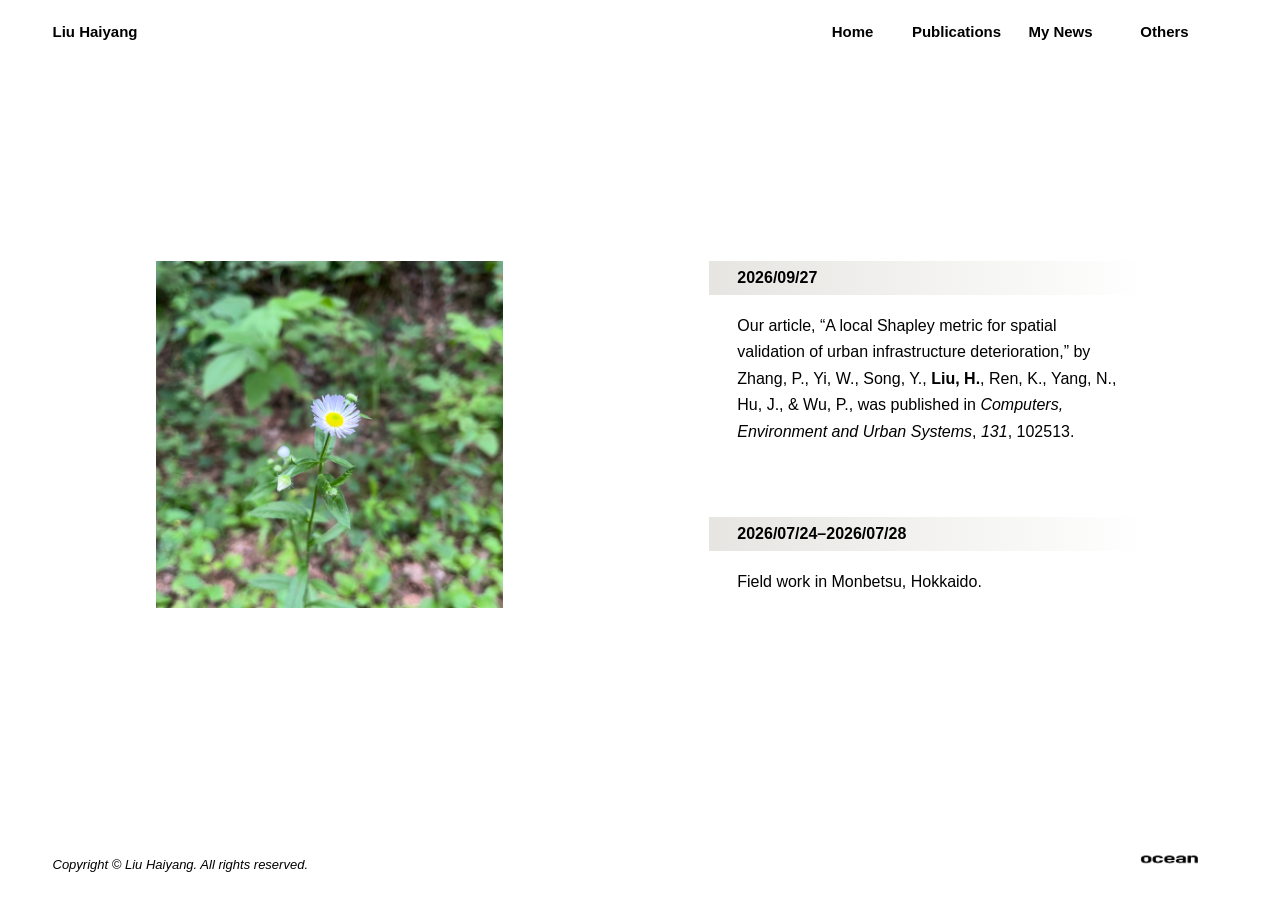
<file: pages/my-news.html>
<!DOCTYPE html>
<html lang="en">
<head>
    <meta charset="UTF-8">
    <meta name="viewport" content="width=device-width, initial-scale=1.0">
    <link rel="canonical" href="https://kevinoceanliu.github.io/pages/my-news.html">
    <meta property="og:url" content="https://kevinoceanliu.github.io/pages/my-news.html">
    <title>My News - Liu Haiyang</title>
    <link rel="stylesheet" href="../css/style.css?v=20261105-news-others-content-alignment">
</head>
<body>
    <nav class="navbar">
        <div class="nav-container">
            <div class="logo">Liu Haiyang</div>
            <ul class="nav-menu">
                <li><a href="../index.html">Home</a></li>
                <li><a href="publications.html">Publications</a></li>
                <li><a href="my-news.html" class="active">My News</a></li>
                <li><a href="about.html">Others</a></li>
            </ul>
            <div class="hamburger">
                <span></span>
                <span></span>
                <span></span>
            </div>
        </div>
    </nav>

    <main class="home-page page-with-closing news-page">
        <div class="news-content">
        <section class="news-carousel" aria-label="My news photos">
            <img src="../images/news/1.jpeg" alt="My news photo 1" class="news-carousel-image is-active">
            <img src="../images/news/2.jpeg" alt="My news photo 2" class="news-carousel-image">
            <img src="../images/news/3.jpeg" alt="My news photo 3" class="news-carousel-image">
            <img src="../images/news/4.jpeg" alt="My news photo 4" class="news-carousel-image">
            <img src="../images/news/5.jpeg" alt="My news photo 5" class="news-carousel-image">
            <img src="../images/news/6.jpeg" alt="My news photo 6" class="news-carousel-image">
            <img src="../images/news/7.jpeg" alt="My news photo 7" class="news-carousel-image">
            <img src="../images/news/8.jpeg" alt="My news photo 8" class="news-carousel-image">
            <img src="../images/news/9.jpeg" alt="My news photo 9" class="news-carousel-image">
            <img src="../images/news/10.jpeg" alt="My news photo 10" class="news-carousel-image">
            <img src="../images/news/11.jpeg" alt="My news photo 11" class="news-carousel-image">
            <img src="../images/news/12.jpeg" alt="My news photo 12" class="news-carousel-image">
            <img src="../images/news/13.jpeg" alt="My news photo 13" class="news-carousel-image">
            <img src="../images/news/14.jpeg" alt="My news photo 14" class="news-carousel-image">
            <img src="../images/news/15.jpeg" alt="My news photo 15" class="news-carousel-image">
            <img src="../images/news/16.jpeg" alt="My news photo 16" class="news-carousel-image">
            <img src="../images/news/17.jpeg" alt="My news photo 17" class="news-carousel-image">
            <img src="../images/news/18.jpeg" alt="My news photo 18" class="news-carousel-image">
            <img src="../images/news/19.jpeg" alt="My news photo 19" class="news-carousel-image">
            <img src="../images/news/20.jpeg" alt="My news photo 20" class="news-carousel-image">
            <img src="../images/news/22.jpeg" alt="My news photo 22" class="news-carousel-image">
            <img src="../images/news/23.jpeg" alt="My news photo 23" class="news-carousel-image">
            <img src="../images/news/24.jpeg" alt="My news photo 24" class="news-carousel-image">
            <img src="../images/news/25.jpeg" alt="My news photo 25" class="news-carousel-image">
            <img src="../images/news/26.jpeg" alt="My news photo 26" class="news-carousel-image">
            <img src="../images/news/27.jpeg" alt="My news photo 27" class="news-carousel-image">
            <img src="../images/news/28.jpeg" alt="My news photo 28" class="news-carousel-image">
            <img src="../images/news/30.jpeg" alt="My news photo 30" class="news-carousel-image">
            <img src="../images/news/31.jpeg" alt="My news photo 31" class="news-carousel-image">
            <img src="../images/news/32.jpeg" alt="My news photo 32" class="news-carousel-image">
            <img src="../images/news/33.jpeg" alt="My news photo 33" class="news-carousel-image">
            <img src="../images/news/34.jpeg" alt="My news photo 34" class="news-carousel-image">
            <img src="../images/news/35.jpeg" alt="My news photo 35" class="news-carousel-image">
            <img src="../images/news/36.jpeg" alt="My news photo 36" class="news-carousel-image">
            <img src="../images/news/38.jpeg" alt="My news photo 38" class="news-carousel-image">
            <img src="../images/news/39.jpeg" alt="My news photo 39" class="news-carousel-image">
            <img src="../images/news/40.jpeg" alt="My news photo 40" class="news-carousel-image">
            <img src="../images/news/41.jpeg" alt="My news photo 41" class="news-carousel-image">
            <img src="../images/news/42.jpeg" alt="My news photo 42" class="news-carousel-image">
            <img src="../images/news/43.jpeg" alt="My news photo 43" class="news-carousel-image">
        </section>

        <article class="news-announcement">
            <div>
                <time datetime="2026-09-27">2026/09/27</time>
                <p>Our article, “<a href="https://doi.org/10.1016/j.compenvurbsys.2026.102513" target="_blank" rel="noreferrer">A local Shapley metric for spatial validation of urban infrastructure deterioration</a>,” by Zhang, P., Yi, W., Song, Y., <strong>Liu, H.</strong>, Ren, K., Yang, N., Hu, J., &amp; Wu, P., was published in <em>Computers, Environment and Urban Systems</em>, <em>131</em>, 102513.</p>
            </div>
            <div>
                <time datetime="2026-07-24">2026/07/24&ndash;2026/07/28</time>
                <p>Field work in Monbetsu, Hokkaido.</p>
            </div>
            <div>
                <time datetime="2026-07-27">2026/07/27</time>
                <p>Our article, “<a href="https://doi.org/10.1080/15481603.2026.2690327" target="_blank" rel="noreferrer">Generalised spatial error for validation</a>,” by <strong>Liu, H.</strong>, Song, Y., Zhang, P., Ren, K., &amp; Wu, Y., was published in <em>GIScience &amp; Remote Sensing</em>, <em>63</em>(1) (Q1, IF 6.9).</p>
            </div>
            <div>
                <time datetime="2026-07-18">2026/07/18</time>
                <p>Our article, “<a href="https://doi.org/10.1007/s41651-026-00279-y" target="_blank" rel="noreferrer">Pattern Similarity Learning for Spatially Adaptive Soil Organic Carbon Mapping</a>,” by <strong>Liu, H.</strong>, Song, Y., Zhang, P., &amp; Yang, N., was published in <em>Journal of Geovisualization and Spatial Analysis</em>, <em>10</em>, 37 (Q1, IF 6.8).</p>
            </div>
        </article>

        </div>

        <section class="page-closing">
            <p class="page-closing-copyright">Copyright © Liu Haiyang. All rights reserved.</p>
            <img src="../images/ocean-muted.png" alt="" class="page-closing-logo" aria-hidden="true">
        </section>
    </main>

    <script src="../js/script.js"></script>
    <script src="../js/visitor-tracker.js"></script>
</body>
</html>
</file>
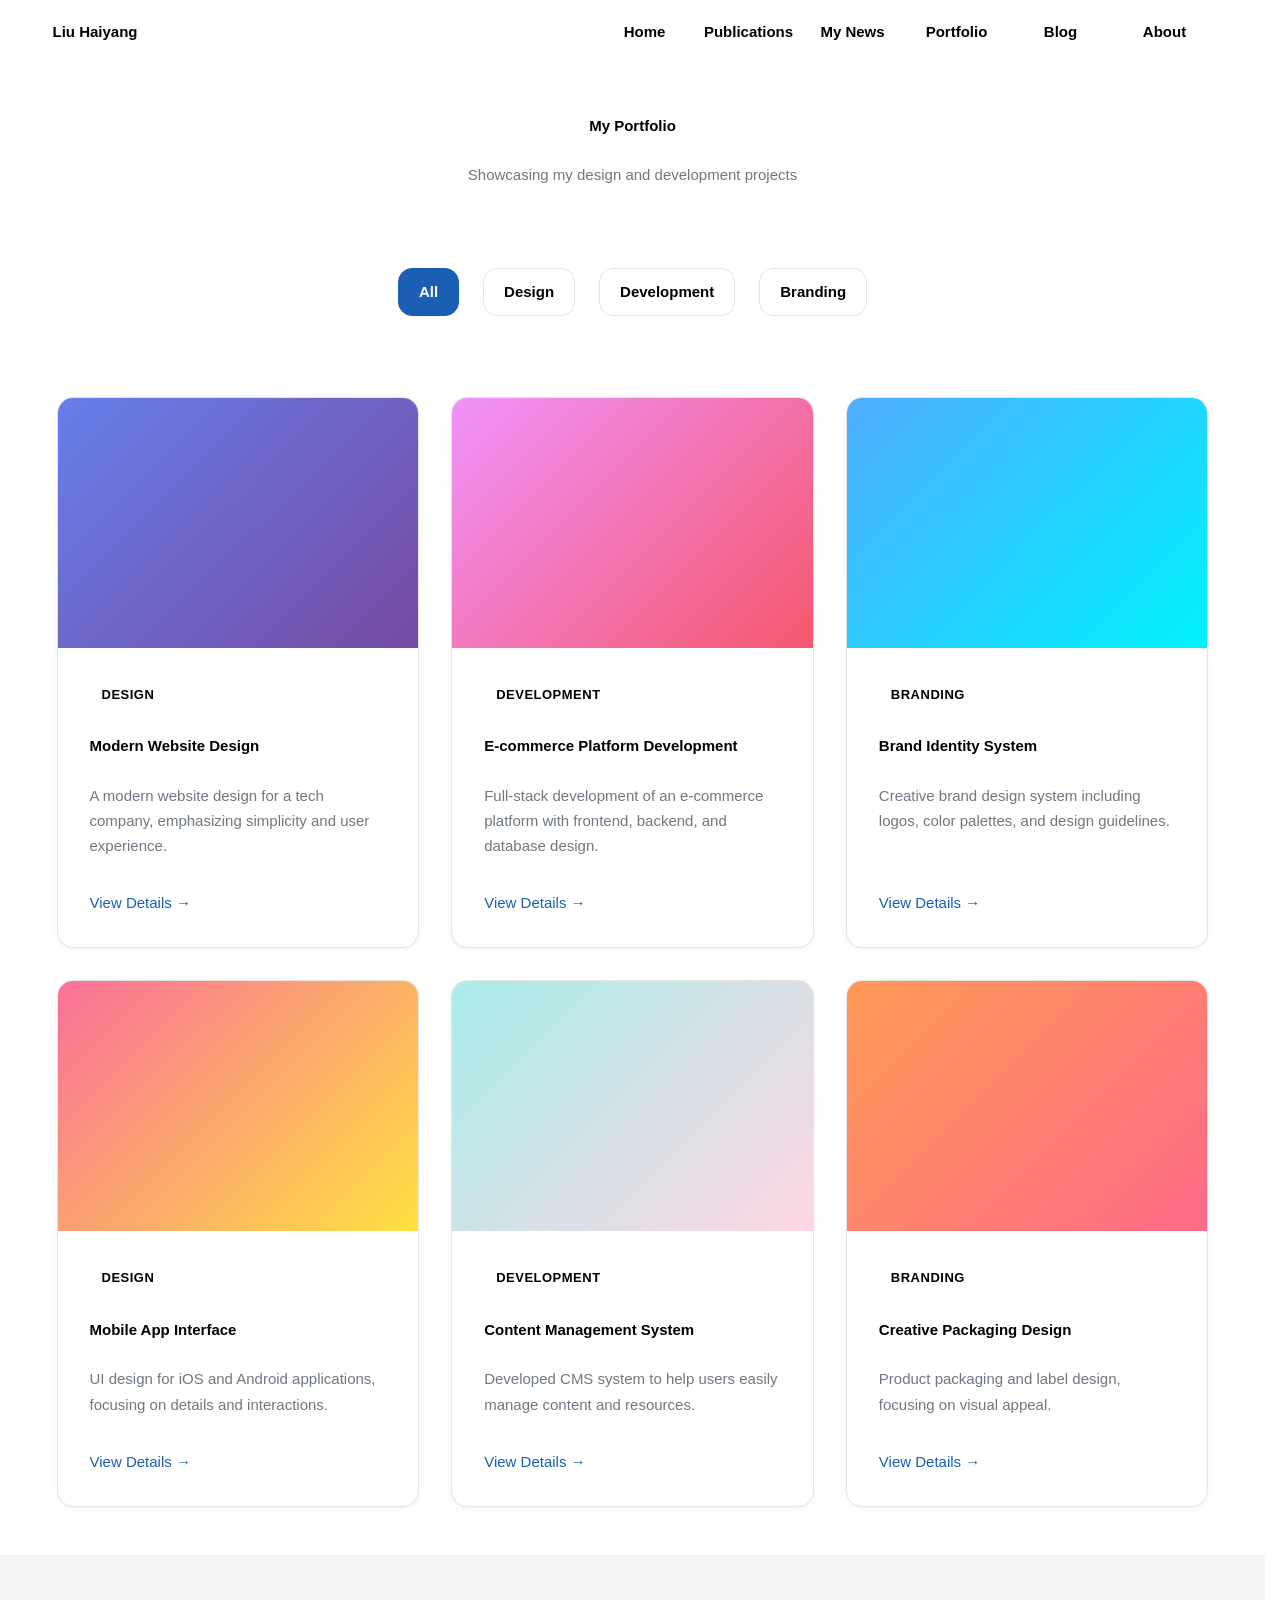
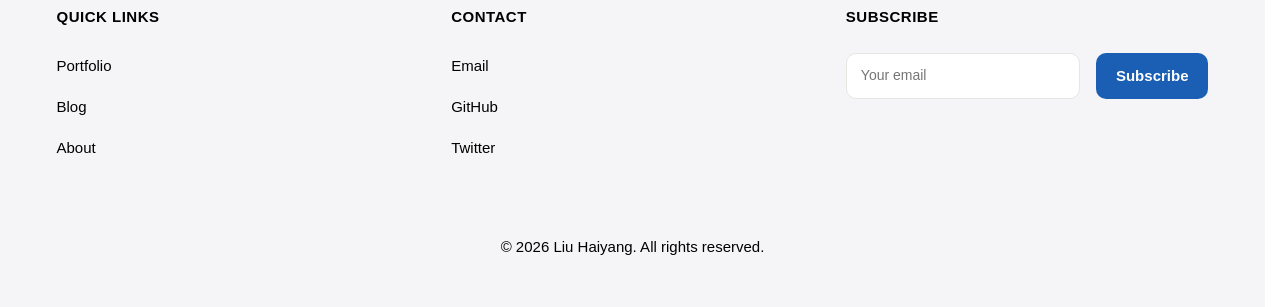
<file: pages/portfolio.html>
<!DOCTYPE html>
<html lang="en">
<head>
    <meta charset="UTF-8">
    <meta name="viewport" content="width=device-width, initial-scale=1.0">
    <link rel="canonical" href="https://kevinoceanliu.github.io/pages/portfolio.html">
    <meta property="og:url" content="https://kevinoceanliu.github.io/pages/portfolio.html">
    <title>Portfolio - Liu Haiyang</title>
    <link rel="stylesheet" href="../css/style.css?v=20261105-no-dividers">
</head>
<body>
    <!-- Navigation -->
    <nav class="navbar">
        <div class="nav-container">
            <div class="logo">Liu Haiyang</div>
            <ul class="nav-menu">
                <li><a href="../index.html">Home</a></li>
                <li><a href="publications.html">Publications</a></li>
                <li><a href="my-news.html">My News</a></li>
                <li><a href="portfolio.html" class="active">Portfolio</a></li>
                <li><a href="blog.html">Blog</a></li>
                <li><a href="about.html">About</a></li>
            </ul>
            <div class="hamburger">
                <span></span>
                <span></span>
                <span></span>
            </div>
        </div>
    </nav>

    <!-- Page Header -->
    <section class="page-header">
        <div class="container">
            <h1>My Portfolio</h1>
            <p>Showcasing my design and development projects</p>
        </div>
    </section>

    <!-- Filter Tags -->
    <section class="filter-section">
        <div class="container">
            <div class="filter-tags">
                <button class="filter-tag active" data-filter="all">All</button>
                <button class="filter-tag" data-filter="design">Design</button>
                <button class="filter-tag" data-filter="development">Development</button>
                <button class="filter-tag" data-filter="branding">Branding</button>
            </div>
        </div>
    </section>

    <!-- Portfolio Grid -->
    <section class="portfolio-section">
        <div class="container">
            <div class="portfolio-grid">
                <!-- Project 1 -->
                <div class="portfolio-item" data-category="design">
                    <div class="portfolio-image" style="background: linear-gradient(135deg, #667eea 0%, #764ba2 100%);"></div>
                    <div class="portfolio-info">
                        <div class="portfolio-tags">
                            <span class="tag">Design</span>
                        </div>
                        <h3>Modern Website Design</h3>
                        <p>A modern website design for a tech company, emphasizing simplicity and user experience.</p>
                        <a href="#" class="link-arrow">View Details →</a>
                    </div>
                </div>

                <!-- Project 2 -->
                <div class="portfolio-item" data-category="development">
                    <div class="portfolio-image" style="background: linear-gradient(135deg, #f093fb 0%, #f5576c 100%);"></div>
                    <div class="portfolio-info">
                        <div class="portfolio-tags">
                            <span class="tag">Development</span>
                        </div>
                        <h3>E-commerce Platform Development</h3>
                        <p>Full-stack development of an e-commerce platform with frontend, backend, and database design.</p>
                        <a href="#" class="link-arrow">View Details →</a>
                    </div>
                </div>

                <!-- Project 3 -->
                <div class="portfolio-item" data-category="branding">
                    <div class="portfolio-image" style="background: linear-gradient(135deg, #4facfe 0%, #00f2fe 100%);"></div>
                    <div class="portfolio-info">
                        <div class="portfolio-tags">
                            <span class="tag">Branding</span>
                        </div>
                        <h3>Brand Identity System</h3>
                        <p>Creative brand design system including logos, color palettes, and design guidelines.</p>
                        <a href="#" class="link-arrow">View Details →</a>
                    </div>
                </div>

                <!-- Project 4 -->
                <div class="portfolio-item" data-category="design">
                    <div class="portfolio-image" style="background: linear-gradient(135deg, #fa709a 0%, #fee140 100%);"></div>
                    <div class="portfolio-info">
                        <div class="portfolio-tags">
                            <span class="tag">Design</span>
                        </div>
                        <h3>Mobile App Interface</h3>
                        <p>UI design for iOS and Android applications, focusing on details and interactions.</p>
                        <a href="#" class="link-arrow">View Details →</a>
                    </div>
                </div>

                <!-- Project 5 -->
                <div class="portfolio-item" data-category="development">
                    <div class="portfolio-image" style="background: linear-gradient(135deg, #a8edea 0%, #fed6e3 100%);"></div>
                    <div class="portfolio-info">
                        <div class="portfolio-tags">
                            <span class="tag">Development</span>
                        </div>
                        <h3>Content Management System</h3>
                        <p>Developed CMS system to help users easily manage content and resources.</p>
                        <a href="#" class="link-arrow">View Details →</a>
                    </div>
                </div>

                <!-- Project 6 -->
                <div class="portfolio-item" data-category="branding">
                    <div class="portfolio-image" style="background: linear-gradient(135deg, #ff9a56 0%, #ff6a88 100%);"></div>
                    <div class="portfolio-info">
                        <div class="portfolio-tags">
                            <span class="tag">Branding</span>
                        </div>
                        <h3>Creative Packaging Design</h3>
                        <p>Product packaging and label design, focusing on visual appeal.</p>
                        <a href="#" class="link-arrow">View Details →</a>
                    </div>
                </div>
            </div>
        </div>
    </section>

    <!-- Footer -->
    <footer class="footer">
        <div class="container">
            <div class="footer-content">
                <div class="footer-section">
                    <h4>Quick Links</h4>
                    <ul>
                        <li><a href="portfolio.html">Portfolio</a></li>
                        <li><a href="blog.html">Blog</a></li>
                        <li><a href="about.html">About</a></li>
                    </ul>
                </div>
                <div class="footer-section">
                    <h4>Contact</h4>
                    <ul>
                        <li><a href="mailto:haiyang.liu.q6@elms.hokudai.ac.jp">Email</a></li>
                        <li><a href="https://github.com" target="_blank">GitHub</a></li>
                        <li><a href="https://twitter.com" target="_blank">Twitter</a></li>
                    </ul>
                </div>
                <div class="footer-section">
                    <h4>Subscribe</h4>
                    <form class="subscribe-form">
                        <input type="email" placeholder="Your email" required>
                        <button type="submit">Subscribe</button>
                    </form>
                </div>
            </div>
            <div class="footer-bottom">
                <p>&copy; 2026 Liu Haiyang. All rights reserved.</p>
            </div>
        </div>
    </footer>

    <script src="../js/script.js"></script>
    <script src="../js/portfolio.js"></script>
    <script src="../js/visitor-tracker.js"></script>
</body>
</html>
</file>
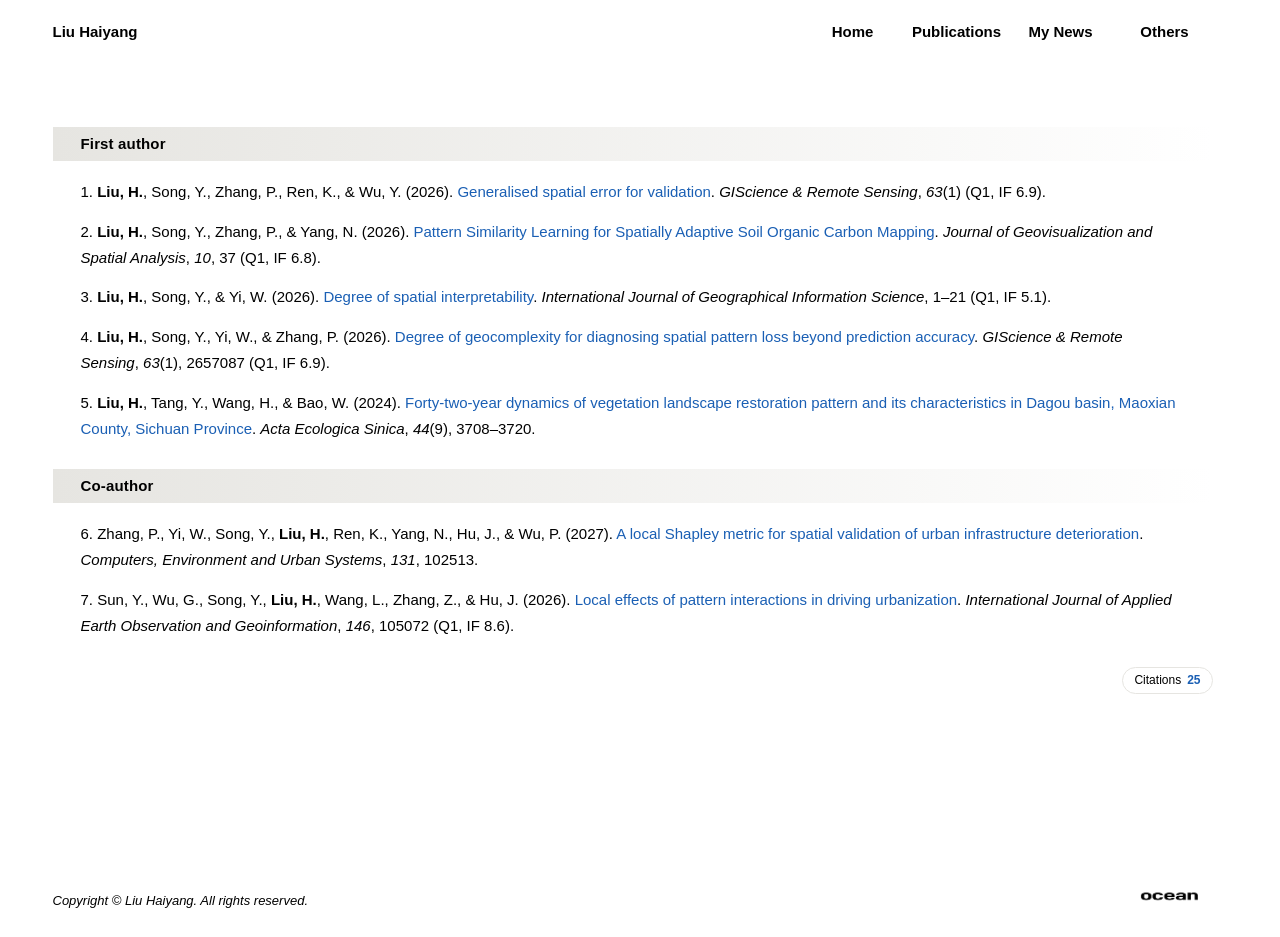
<file: pages/publications.html>
<!DOCTYPE html>
<html lang="en">
<head>
    <meta charset="UTF-8">
    <meta name="viewport" content="width=device-width, initial-scale=1.0">
    <link rel="canonical" href="https://kevinoceanliu.github.io/pages/publications.html">
    <meta property="og:url" content="https://kevinoceanliu.github.io/pages/publications.html">
    <title>Publications - Liu Haiyang</title>
    <link rel="stylesheet" href="../css/style.css?v=20261105-unified-heading-height">
</head>
<body>
    <nav class="navbar">
        <div class="nav-container">
            <div class="logo">Liu Haiyang</div>
            <ul class="nav-menu">
                <li><a href="../index.html">Home</a></li>
                <li><a href="publications.html" class="active">Publications</a></li>
                <li><a href="my-news.html">My News</a></li>
                <li><a href="about.html">Others</a></li>
            </ul>
            <div class="hamburger">
                <span></span>
                <span></span>
                <span></span>
            </div>
        </div>
    </nav>

    <main class="home-page page-with-closing">
        <div class="standalone-page-layout">
            <section class="home-main">
                <div class="cv-container cv-container-lines">
                    <section class="cv-line-section">
                        <div class="publication-text-section">
                            <h2>First author</h2>
                            <ol class="publication-text-list">
                                <li>
                                    <strong>Liu, H.</strong>, Song, Y., Zhang, P., Ren, K., &amp; Wu, Y. (2026).
                                    <a href="https://doi.org/10.1080/15481603.2026.2690327" target="_blank" rel="noreferrer">Generalised spatial error for validation</a>.
                                    <em>GIScience &amp; Remote Sensing</em>, <em>63</em>(1) (Q1, IF 6.9).
                                </li>
                                <li>
                                    <strong>Liu, H.</strong>, Song, Y., Zhang, P., &amp; Yang, N. (2026).
                                    <a href="https://doi.org/10.1007/s41651-026-00279-y" target="_blank" rel="noreferrer">Pattern Similarity Learning for Spatially Adaptive Soil Organic Carbon Mapping</a>.
                                    <em>Journal of Geovisualization and Spatial Analysis</em>, <em>10</em>, 37 (Q1, IF 6.8).
                                </li>
                                <li>
                                    <strong>Liu, H.</strong>, Song, Y., &amp; Yi, W. (2026).
                                    <a href="https://www.tandfonline.com/doi/full/10.1080/13658816.2026.2614335" target="_blank" rel="noreferrer">Degree of spatial interpretability</a>.
                                    <em>International Journal of Geographical Information Science</em>, 1&ndash;21 (Q1, IF 5.1).
                                </li>
                                <li>
                                    <strong>Liu, H.</strong>, Song, Y., Yi, W., &amp; Zhang, P. (2026).
                                    <a href="https://www.tandfonline.com/doi/full/10.1080/15481603.2026.2657087" target="_blank" rel="noreferrer">Degree of geocomplexity for diagnosing spatial pattern loss beyond prediction accuracy</a>.
                                    <em>GIScience &amp; Remote Sensing</em>, <em>63</em>(1), 2657087 (Q1, IF 6.9).
                                </li>
                                <li>
                                    <strong>Liu, H.</strong>, Tang, Y., Wang, H., &amp; Bao, W. (2024).
                                    <a href="https://www.sciengine.com/AES/doi/10.20103/j.stxb.202306171298" target="_blank" rel="noreferrer">Forty-two-year dynamics of vegetation landscape restoration pattern and its characteristics in Dagou basin, Maoxian County, Sichuan Province</a>.
                                    <em>Acta Ecologica Sinica</em>, <em>44</em>(9), 3708&ndash;3720.
                                </li>
                            </ol>
                        </div>

                        <div class="publication-text-section">
                            <h2>Co-author</h2>
                            <ol class="publication-text-list" start="6">
                                <li>
                                    Zhang, P., Yi, W., Song, Y., <strong>Liu, H.</strong>, Ren, K., Yang, N., Hu, J., &amp; Wu, P. (2027).
                                    <a href="https://doi.org/10.1016/j.compenvurbsys.2026.102513" target="_blank" rel="noreferrer">A local Shapley metric for spatial validation of urban infrastructure deterioration</a>.
                                    <em>Computers, Environment and Urban Systems</em>, <em>131</em>, 102513.
                                </li>
                                <li>
                                    Sun, Y., Wu, G., Song, Y., <strong>Liu, H.</strong>, Wang, L., Zhang, Z., &amp; Hu, J. (2026).
                                    <a href="https://www.sciencedirect.com/science/article/pii/S1569843225007198?via%3Dihub" target="_blank" rel="noreferrer">Local effects of pattern interactions in driving urbanization</a>.
                                    <em>International Journal of Applied Earth Observation and Geoinformation</em>, <em>146</em>, 105072 (Q1, IF 8.6).
                                </li>
                            </ol>
                        </div>

                        <div class="publication-citation-row">
                            <div class="citation-card" aria-live="polite">
                                <span class="citation-card-label">Citations</span>
                                <span id="citation-count" class="citation-card-count">...</span>
                            </div>
                        </div>
                    </section>
                </div>
            </section>
        </div>

        <section class="page-closing">
            <p class="page-closing-copyright">Copyright © Liu Haiyang. All rights reserved.</p>
            <img src="../images/ocean-muted.png" alt="" class="page-closing-logo" aria-hidden="true">
        </section>
    </main>

    <script src="../js/script.js"></script>
    <script src="../js/visitor-tracker.js"></script>
</body>
</html>
</file>
<file: css/style.css>
/* ==================== 
   Global Styles - Apple Style
   ==================== */

* {
    margin: 0;
    padding: 0;
    box-sizing: border-box;
}

:root {
    /* Colors - Codex-inspired quiet interface */
    --primary-color: #000000;
    --secondary-color: #ffffff;
    --surface-color: #ffffff;
    --surface-muted: #ffffff;
    --page-background: #ffffff;
    --text-color: #000000;
    --text-light: #6f7782;
    --text-muted: #8a929b;
    --border-color: #e6e5e1;
    --border-strong: #d8d7d2;
    --accent-color: #1a5fb4;
    
    /* Spacing */
    --spacing-xs: 0.5rem;
    --spacing-sm: 1rem;
    --spacing-md: 1.5rem;
    --spacing-lg: 2rem;
    --spacing-xl: 3rem;
    
    /* Typography */
    /* D-DIN includes matched Regular and Bold faces; existing font-weight rules select between them. */
    --font-family: "D-DIN", Arial, sans-serif;
    --font-size-base: 16px;
    --line-height: 1.6;
    
    /* Shadows */
    --shadow-sm: 0 1px 2px rgba(31, 35, 40, 0.04), 0 1px 8px rgba(31, 35, 40, 0.03);
    --shadow-md: 0 12px 32px rgba(31, 35, 40, 0.08);
    --shadow-lg: 0 20px 48px rgba(31, 35, 40, 0.12);
    
    /* Border Radius */
    --radius-sm: 6px;
    --radius-md: 10px;
    --radius-lg: 14px;
    --radius-xl: 16px;
    --content-width: 1160px;
    --panel-padding: 18px;
}

html {
    scroll-behavior: auto;
    scrollbar-gutter: stable;
    overscroll-behavior-y: none;
    background-color: var(--page-background);
}

body {
    font-family: var(--font-family);
    font-size: var(--font-size-base);
    line-height: var(--line-height);
    color: var(--text-color);
    background-color: var(--page-background);
    -webkit-font-smoothing: antialiased;
    text-rendering: optimizeLegibility;
    overscroll-behavior-y: none;
}

/* ==================== 
   Container
   ==================== */

.container {
    max-width: 1200px;
    margin: 0 auto;
    padding: 0 var(--spacing-md);
}

/* ==================== 
   Navigation
   ==================== */

.navbar {
    background-color: rgba(255, 255, 255, 0.02);
    backdrop-filter: blur(20px);
    -webkit-backdrop-filter: blur(20px);
    position: sticky;
    top: 0;
    z-index: 1000;
    border-bottom: 1px solid transparent;
}

.nav-container {
    max-width: 1200px;
    margin: 0 auto;
    padding: 0 var(--spacing-md);
    display: flex;
    justify-content: space-between;
    align-items: center;
    height: 60px;
}

.logo {
    font-size: 16px;
    font-weight: 600;
    color: var(--primary-color);
}

.nav-menu {
    display: flex;
    list-style: none;
    gap: 2rem;
}

.nav-menu a {
    text-decoration: none;
    color: var(--text-color);
    font-size: 16px;
    font-weight: 500;
    transition: color 0.3s ease;
    position: relative;
}

.nav-menu a:hover,
.nav-menu a.active {
    color: var(--text-color);
}

.nav-menu a.active::after {
    content: '';
    position: absolute;
    bottom: -8px;
    left: 0;
    right: 0;
    height: 2px;
    background-color: var(--text-color);
}

.hamburger {
    display: none;
    flex-direction: column;
    cursor: pointer;
    gap: 6px;
}

.hamburger span {
    width: 24px;
    height: 2px;
    background-color: var(--primary-color);
    border-radius: 2px;
    transition: all 0.3s ease;
}

/* ==================== 
   Hero Section
   ==================== */

.hero-title {
    font-size: 16px;
    font-weight: 500;
    line-height: 1.6;
    margin-bottom: 0;
    letter-spacing: 0;
    display: flex;
    flex-direction: column;
    gap: 12px;
    text-align: center;
}

.hero-name-line,
.hero-subtitle-cjk {
    display: block;
    font-family: "D-DIN", 'Hiragino Sans', 'Hiragino Kaku Gothic ProN', 'Yu Gothic', 'PingFang SC', 'Microsoft YaHei', Arial, sans-serif;
    font-size: 16px;
    font-weight: 500;
    letter-spacing: 0;
}

.hero-subtitle-katakana {
    display: block;
    font-family: "D-DIN", 'Hiragino Sans', 'Hiragino Kaku Gothic ProN', 'Yu Gothic', 'PingFang SC', 'Microsoft YaHei', Arial, sans-serif;
    font-size: 16px;
    font-weight: 500;
    letter-spacing: 0;
    opacity: 1;
}

.hero-name-cjk {
    font-family: 'PingFang SC', 'Microsoft YaHei', 'Hiragino Sans GB', 'Noto Sans CJK SC', sans-serif;
    font-weight: 700;
}

.home-minimal {
    min-height: auto;
}

.home-layout {
    max-width: 1180px;
    margin: 0 auto;
    padding: 20px 12px 72px;
    display: grid;
    grid-template-columns: 156px minmax(0, 1fr);
    column-gap: 24px;
    align-items: start;
}

.home-sidebar {
    padding-top: 0;
    width: 156px;
    display: flex;
    flex-direction: column;
    align-items: center;
    gap: 20px;
}

.home-sidebar-shell {
    width: 156px;
    display: flex;
    flex-direction: column;
    align-items: center;
    gap: 12px;
}

.home-main {
    min-width: 0;
}

.home-intro {
    display: flex;
    flex-direction: column;
    align-items: center;
    gap: 20px;
    width: 100%;
    text-align: center;
}

.hero-link {
    display: inline-flex;
    align-items: center;
    color: #000;
    font-size: 16px;
    font-weight: 400;
    text-decoration: none;
    border: 1px solid var(--border-color);
    border-radius: 999px;
    padding: 8px;
    background-color: #fff;
}

.hero-link:hover {
    box-shadow: var(--shadow-sm);
}

.hero-link-icon {
    width: 24px;
    height: 24px;
    display: inline-flex;
    align-items: center;
    justify-content: center;
}

.hero-link-image {
    width: 24px;
    height: 24px;
    object-fit: contain;
    display: block;
}

.home-profile {
    display: flex;
    align-items: flex-start;
    gap: 24px;
}

.profile-avatar-frame {
    position: relative;
    width: 112px;
    height: 112px;
    border-radius: 50%;
    overflow: hidden;
    border: 1px solid var(--border-color);
    background-color: #fff;
    flex-shrink: 0;
}

.profile-avatar {
    width: 100%;
    height: 100%;
    object-fit: cover;
    display: block;
}

.profile-main {
    display: flex;
    flex-direction: column;
    align-items: flex-start;
    justify-content: flex-start;
    gap: 24px;
}

.hero-links {
    display: grid;
    grid-template-columns: repeat(2, auto);
    grid-template-areas:
        "email scholar"
        "orcid github"
        "x .";
    align-items: center;
    justify-content: center;
    gap: 16px;
}

.hero-link-email {
    grid-area: email;
}

.hero-link-scholar {
    grid-area: scholar;
}

.hero-link-github {
    grid-area: github;
}

.hero-link-orcid {
    grid-area: orcid;
}

.hero-link-x {
    grid-area: x;
}

.language-switcher {
    display: inline-flex;
    align-items: center;
    justify-content: center;
    gap: 8px;
}

.language-button {
    min-width: 38px;
    height: 30px;
    display: inline-flex;
    align-items: center;
    justify-content: center;
    border: 1px solid var(--border-color);
    border-radius: 8px;
    background: #fff;
    color: #000;
    font-family: SimSun, STSong, 'Songti SC', serif;
    font-size: 13px;
    font-weight: 700;
    line-height: 1;
    cursor: pointer;
}

.language-button:hover,
.language-button:focus-visible,
.language-button.is-active {
    border-color: var(--border-color);
    color: #000;
    background: #fff;
}

.home-page.is-translated {
    font-family: var(--font-family);
}

.home-page.is-translated .home-layout {
    font-family: 'Times New Roman', SimSun, STSong, 'Songti SC', serif;
}

.others-empty {
    min-height: calc(100vh - 60px);
    background: #fff;
}

.others-page,
.journal-page {
    max-width: 1200px;
    margin: 0 auto;
    padding: 24px var(--spacing-md) 72px;
}

.others-page-compact {
    padding-top: 28px;
}

.others-section {
    max-width: 1200px;
}

.others-section-header {
    padding-bottom: 12px;
    margin-bottom: 20px;
    border-bottom: 1px solid transparent;
}

.others-section-header h1 {
    font-size: 16px;
    line-height: 1.6;
    font-weight: 500;
    color: #000;
}

.others-section-description {
    margin-top: 6px;
    font-size: 13px;
    line-height: 1.6;
    color: #4b5563;
}

.others-intro,
.journal-hero {
    border-bottom: 1px solid transparent;
    padding-bottom: 24px;
}

.others-eyebrow {
    font-size: 13px;
    font-weight: 700;
    letter-spacing: 0.12em;
    text-transform: uppercase;
    color: rgb(82, 115, 197);
    margin-bottom: 12px;
}

.others-intro h1,
.journal-hero h1 {
    font-size: clamp(2rem, 4vw, 3rem);
    line-height: 1.1;
    font-weight: 600;
    letter-spacing: -0.03em;
    max-width: 14ch;
}

.others-description,
.journal-description {
    max-width: 760px;
    margin-top: 16px;
    font-size: 16px;
    line-height: 1.8;
}

.journal-source-note {
    max-width: 760px;
    margin-top: 12px;
    font-size: 14px;
    line-height: 1.8;
    color: #666;
}

.others-grid {
    margin-top: 0;
    display: flex;
    flex-wrap: wrap;
    gap: 18px;
    align-items: stretch;
    justify-content: flex-start;
}

.others-card {
    display: flex;
    flex-direction: column;
    gap: 0;
    padding: 0;
    border: 1px solid var(--border-color);
    border-radius: 18px;
    text-decoration: none;
    color: inherit;
    background: #fff;
    box-shadow: 0 10px 24px rgba(15, 23, 42, 0.06);
    overflow: hidden;
    transition: transform 0.25s ease, box-shadow 0.25s ease, border-color 0.25s ease;
    max-width: 460px;
}

.others-card:hover {
    transform: translateY(-3px);
    box-shadow: 0 14px 28px rgba(15, 23, 42, 0.1);
    border-color: rgba(82, 115, 197, 0.18);
}

.others-card-image-wrap {
    border-radius: 0;
    overflow: hidden;
    border: none;
    background: #fff;
    flex: 0 0 150px;
    height: 150px;
}

.others-card-image {
    display: block;
    width: 100%;
    height: 100%;
    object-fit: contain;
    padding: 12px;
}

.others-card-copy {
    display: flex;
    flex-direction: column;
    justify-content: flex-start;
    gap: 6px;
    padding: 16px 16px 18px;
    flex: 1 1 auto;
    min-height: 0;
    background: #f7f6f3;
}

.others-card h2 {
    font-size: 16px;
    line-height: 1.35;
    font-weight: 600;
}

.others-card p {
    font-size: 12px;
    line-height: 1.45;
    max-width: none;
    color: #4b5563;
}

.others-card-description {
    display: flex;
    flex-direction: column;
    gap: 4px;
    font-size: 12px;
    line-height: 1.45;
    color: #4b5563;
    flex: 1 1 auto;
}

.others-card-description p {
    margin: 0;
}

.others-card-description p:last-child {
    margin-top: auto;
}

.others-card-description ul {
    margin: 0;
    padding-left: 14px;
    list-style: "- ";
}

.others-card-description li {
    margin: 0;
}

.others-card-compact {
    width: 260px;
    max-width: 260px;
}

.journal-simple-header {
    padding-bottom: 18px;
    padding: 14px 18px 18px;
    display: grid;
    gap: 10px;
    background: #f7f6f3;
    border-radius: 14px;
}

.journal-simple-header > p {
    margin: 0;
}

.journal-meta-row {
    margin: 0;
}

.journal-simple-header p,
.journal-status,
.journal-entry p,
.journal-entry a,
.journal-tag,
.journal-tag-value {
    font-size: 12px;
    line-height: 1.3;
    color: #000;
}

.journal-page-title {
    margin: 0;
    color: #000;
    font: inherit;
    font-weight: 700;
}

.journal-simple-header span {
    font: inherit;
}

.journal-label {
    font-weight: 700;
}

.journal-meta-row-filters {
    display: flex;
    flex-wrap: wrap;
    align-items: flex-start;
    column-gap: 8px;
    row-gap: 8px;
}

.journal-filter-heading {
    margin: 0;
    flex: 0 0 auto;
}

.journal-filter-options {
    display: flex;
    flex-wrap: wrap;
    gap: 8px;
    flex: 1 1 520px;
    min-width: 0;
}

.journal-filter-button {
    appearance: none;
    border: 1px solid var(--border-color);
    border-radius: 999px;
    background: #fff;
    color: #555;
    padding: 4px 10px;
    font: inherit;
    line-height: 1.7;
    cursor: pointer;
    transition: background-color 0.18s ease, border-color 0.18s ease, color 0.18s ease, transform 0.18s ease;
}

.journal-filter-button:hover {
    transform: translateY(-1px);
    border-color: #aab6d8;
}

.journal-filter-button.is-active {
    color: #000;
    box-shadow: inset 0 0 0 1px rgba(0, 0, 0, 0.07);
}

.journal-filter-button.is-active.journal-tag-rse {
    background: #dbeafe;
    border-color: #bfdbfe;
}

.journal-filter-button.is-active.journal-tag-isprs-jprs {
    background: #dff7e2;
    border-color: #c7edcd;
}

.journal-filter-button.is-active.journal-tag-ijgis {
    background: #fce7f3;
    border-color: #fbcfe8;
}

.journal-filter-button.is-active.journal-tag-annals-aag {
    background: #fef3c7;
    border-color: #fde68a;
}

.journal-filter-button.is-active.journal-tag-one-earth {
    background: #fde7d8;
    border-color: #f7d2bb;
}

.journal-filter-button.is-active.journal-tag-nature-sustainability {
    background: #e0f2fe;
    border-color: #bae6fd;
}

.journal-filter-button.is-active.journal-tag-nature-geoscience {
    background: #ede9fe;
    border-color: #ddd6fe;
}

.journal-filter-button.is-active.journal-tag-nature-climate-change {
    background: #dcfce7;
    border-color: #bbf7d0;
}

.journal-filter-button.is-active.journal-tag-journal-of-ecology {
    background: #dff4e4;
    border-color: #bfe3c7;
}

.journal-filter-button.is-active.journal-tag-journal-of-applied-ecology {
    background: #e7efe2;
    border-color: #cad8c2;
}

.journal-filter-button.is-active.journal-tag-nature-ecology-evolution {
    background: #e5f1df;
    border-color: #c9ddbf;
}

.journal-filter-button.is-active.journal-tag-ecology-letters {
    background: #eef2d9;
    border-color: #d9e1b2;
}

.journal-filter-button.is-active.journal-tag-global-change-biology {
    background: #f7e4c8;
    border-color: #ebcf9d;
}

.journal-filter-button.is-active.journal-tag-american-naturalist {
    background: #eadfd2;
    border-color: #d6c3ac;
}

.journal-filter-button.is-active.journal-tag-nature-cities {
    background: #ffe4e6;
    border-color: #fecdd3;
}

.journal-filter-button.is-active.journal-tag-computers-environment-urban-systems {
    background: #dbeafe;
    border-color: #bfdbfe;
}

.journal-filter-button.is-active.journal-tag-landscape-urban-planning {
    background: #dcfce7;
    border-color: #bbf7d0;
}

.journal-filter-button.is-active.journal-tag-cities {
    background: #ede9fe;
    border-color: #ddd6fe;
}

.journal-filter-button.is-active.journal-tag-urban-studies {
    background: #ffedd5;
    border-color: #fed7aa;
}

.journal-filter-button:not(.is-active) {
    background: #fff;
    border-color: var(--border-color);
    color: #6b7280;
}

.journal-entry {
    border: none;
    border-radius: 0;
    padding: 16px 0;
    background: transparent;
    box-shadow: none;
}

.journal-entry:first-child {
    border-top: 1px solid transparent;
}

.journal-entry:last-child {
    border-bottom: 1px solid transparent;
}

.journal-entry + .journal-entry {
    border-top: 1px solid transparent;
}

.journal-entry p {
    margin: 0;
}

.journal-entry-tags {
    display: flex;
    flex-wrap: wrap;
    gap: 8px;
    margin-bottom: 8px;
}

.journal-tag,
.journal-tag-value {
    display: inline-flex;
    align-items: center;
    padding: 4px 10px;
    border-radius: 999px;
    border: 1px solid var(--border-color);
    background: #f7f7f7;
}

.journal-tag {
    color: #666;
}

.journal-tag-value {
    background: #fff;
}

.journal-tag-value.journal-tag-rse {
    background: #dbeafe;
    border-color: #bfdbfe;
}

.journal-tag-value.journal-tag-isprs-jprs {
    background: #dff7e2;
    border-color: #c7edcd;
}

.journal-tag-value.journal-tag-ijgis {
    background: #fce7f3;
    border-color: #fbcfe8;
}

.journal-tag-value.journal-tag-annals-aag {
    background: #fef3c7;
    border-color: #fde68a;
}

.journal-tag-value.journal-tag-one-earth {
    background: #fde7d8;
    border-color: #f7d2bb;
}

.journal-tag-value.journal-tag-nature-sustainability {
    background: #e0f2fe;
    border-color: #bae6fd;
}

.journal-tag-value.journal-tag-nature-geoscience {
    background: #ede9fe;
    border-color: #ddd6fe;
}

.journal-tag-value.journal-tag-nature-climate-change {
    background: #dcfce7;
    border-color: #bbf7d0;
}

.journal-tag-value.journal-tag-journal-of-ecology {
    background: #dff4e4;
    border-color: #bfe3c7;
}

.journal-tag-value.journal-tag-journal-of-applied-ecology {
    background: #e7efe2;
    border-color: #cad8c2;
}

.journal-tag-value.journal-tag-nature-ecology-evolution {
    background: #e5f1df;
    border-color: #c9ddbf;
}

.journal-tag-value.journal-tag-ecology-letters {
    background: #eef2d9;
    border-color: #d9e1b2;
}

.journal-tag-value.journal-tag-global-change-biology {
    background: #f7e4c8;
    border-color: #ebcf9d;
}

.journal-tag-value.journal-tag-american-naturalist {
    background: #eadfd2;
    border-color: #d6c3ac;
}

.journal-tag-value.journal-tag-nature-cities {
    background: #ffe4e6;
    border-color: #fecdd3;
}

.journal-tag-value.journal-tag-computers-environment-urban-systems {
    background: #dbeafe;
    border-color: #bfdbfe;
}

.journal-tag-value.journal-tag-landscape-urban-planning {
    background: #dcfce7;
    border-color: #bbf7d0;
}

.journal-tag-value.journal-tag-cities {
    background: #ede9fe;
    border-color: #ddd6fe;
}

.journal-tag-value.journal-tag-urban-studies {
    background: #ffedd5;
    border-color: #fed7aa;
}

.journal-entry-title-line {
    margin-top: 0;
}

.journal-entry a {
    color: var(--accent-color);
    text-decoration: none;
}

.journal-entry a:hover {
    color: #0f4c91;
    text-decoration: underline;
    text-decoration-color: currentColor;
}

.journal-status {
    display: none;
}

.journal-list-section {
    padding-top: 0;
}

.journal-list {
    margin-top: 8px;
    display: grid;
    gap: 0;
}

.home-page {
    background: #fff;
}

.page-closing {
    width: 100%;
    border-top: 1px solid transparent;
    padding: 12px 12px 12px;
}

.page-closing p {
    margin: 0;
    color: #9a9a9a;
    font-size: 16px;
    font-style: italic;
    line-height: 1.7;
    text-align: center;
}

.page-closing-copyright {
    margin-top: 20px;
    color: #9a9a9a;
    font-size: 14px;
    font-style: normal;
    text-align: center;
}

.cv-container {
    max-width: 980px;
    margin: 0 auto;
}

.home-cv {
    padding: 0;
}

.cv-container-lines {
    border-top: none;
}

.cv-page-title,
.cv-line-section h2,
.cv-line-section h3,
.cv-subtitle,
.cv-card p,
.cv-card li,
.cv-entry-head p,
.cv-entry-head h3,
.cv-line-section p,
.cv-line-section li {
    font-size: 16px;
    line-height: 1.7;
    color: #000;
}

.cv-page-title,
.cv-line-section h2,
.cv-line-section h3,
.cv-subtitle,
.cv-entry-head h3 {
    font-weight: 600;
}

.cv-stack {
    display: grid;
    gap: 12px;
}

.cv-line-section {
    padding: 0 0 24px;
}

.cv-line-section h2 {
    margin-top: 0;
    margin-bottom: 16px;
    padding-bottom: 10px;
    border-bottom: 1px solid transparent;
}

.publication-heading {
    display: flex;
    flex-wrap: wrap;
    align-items: baseline;
    gap: 10px;
}

.publication-heading-main {
    color: #000;
}

.citation-button {
    display: inline-flex;
    align-items: center;
    align-self: center;
    gap: 6px;
    padding: 4px 10px;
    border: 1px solid var(--border-color);
    border-radius: 999px;
    background: #fff;
    color: #000;
    font-size: 12px;
    line-height: 1.3;
    font-weight: 500;
    text-decoration: none;
    white-space: nowrap;
    box-shadow: var(--shadow-sm);
}

.citation-button-count {
    color: rgb(82, 115, 197);
    font-weight: 600;
}

.publication-heading-separator {
    color: #000;
    white-space: pre;
}

.publication-heading-topic {
    font-weight: 600;
}

.publication-heading-topic-blue {
    color: rgb(82, 115, 197);
}

.publication-heading-topic-green {
    color: rgb(67, 94, 42);
}

.cv-container-lines .cv-line-section:first-child {
    padding-top: 0;
}

.cv-line-section + .cv-line-section {
    margin-top: 24px;
}

.research-interest-layout {
    display: grid;
    grid-template-columns: minmax(0, 1fr) 180px;
    gap: 24px;
    align-items: start;
}

.research-interest-figure {
    display: flex;
    align-items: flex-start;
    justify-content: flex-end;
}

.research-interest-image {
    width: 160px;
    height: auto;
    display: block;
}

.poster-preview-image {
    width: 64px;
}

.research-interest-layout .cv-list {
    margin: 0;
}

.education-layout {
    align-items: start;
}

.education-layout .cv-stack {
    gap: 16px;
}

.education-layout .cv-entry-line p + p {
    margin-top: 4px;
}

.publication-layout-single {
    align-items: start;
}

.publication-list {
    gap: 10px;
}

.publication-list .cv-entry-line p {
    margin: 0;
}

.cv-subsection + .cv-subsection {
    margin-top: 16px;
}

.cv-subtitle {
    margin-bottom: 12px;
}

.publication-category {
    margin-top: 16px;
}

.publication-image-row {
    display: flex;
    gap: 16px;
    align-items: flex-start;
    flex-wrap: wrap;
}

.publication-image-link {
    display: block;
    flex: 0 0 120px;
    width: 120px;
    max-width: 100%;
}

.publication-image {
    width: 100%;
    max-width: 120px;
    height: auto;
    display: block;
    border: 1px solid var(--border-color);
    border-radius: var(--radius-md);
    box-shadow: var(--shadow-sm);
    transition: transform 0.3s ease, box-shadow 0.3s ease;
}

.publication-image-link:hover .publication-image {
    transform: translateY(-2px);
    box-shadow: var(--shadow-md);
}

.publication-figure-spacer {
    width: 120px;
}

.cv-line-section a {
    color: rgb(82, 115, 197);
    text-decoration: none;
    word-break: break-all;
}

.cv-list {
    list-style: disc;
    padding-left: 20px;
}

.cv-list li + li {
    margin-top: 6px;
}

.cv-entry-line {
    padding: 0;
}

.cv-entry-head {
    display: flex;
    justify-content: space-between;
    align-items: flex-start;
    gap: 16px;
    margin-bottom: 8px;
}

.cv-entry p + p {
    margin-top: 8px;
}

.hero-tagline {
    font-size: clamp(1.25rem, 4vw, 1.75rem);
    color: var(--text-light);
    font-weight: 500;
    margin-bottom: var(--spacing-md);
}

.hero-motto {
    font-size: 16px;
    color: var(--accent-color);
    font-weight: 600;
    margin-bottom: var(--spacing-lg);
}

.hero-social {
    display: flex;
    gap: var(--spacing-lg);
    justify-content: center;
    margin-bottom: var(--spacing-lg);
}

.social-icon {
    display: inline-flex;
    align-items: center;
    justify-content: center;
    width: 40px;
    height: 40px;
    border-radius: 50%;
    background-color: var(--secondary-color);
    color: var(--text-color);
    border: 1px solid var(--border-color);
    text-decoration: none;
    font-size: 18px;
    transition: all 0.3s ease;
}

.social-icon:hover {
    background-color: var(--accent-color);
    color: white;
    border-color: var(--accent-color);
    transform: translateY(-3px);
    box-shadow: var(--shadow-md);
}

.hero-subtitle {
    font-size: clamp(1.25rem, 4vw, 1.75rem);
    color: var(--text-light);
    font-weight: 500;
    margin-bottom: var(--spacing-md);
}

.hero-description {
    font-size: 18px;
    color: var(--text-light);
    margin-bottom: var(--spacing-lg);
    max-width: 500px;
    margin-left: auto;
    margin-right: auto;
}

.hero-buttons {
    display: flex;
    gap: var(--spacing-md);
    justify-content: center;
    flex-wrap: wrap;
}

/* ==================== 
   Buttons
   ==================== */

.btn {
    display: inline-flex;
    align-items: center;
    justify-content: center;
    padding: 12px 28px;
    border-radius: var(--radius-lg);
    font-size: 15px;
    font-weight: 600;
    text-decoration: none;
    border: none;
    cursor: pointer;
    transition: all 0.3s ease;
    text-transform: none;
}

.btn-primary {
    background-color: var(--accent-color);
    color: white;
}

.btn-primary:hover {
    background-color: rgb(82, 115, 197);
    box-shadow: var(--shadow-md);
    transform: translateY(-2px);
}

.btn-secondary {
    background-color: var(--secondary-color);
    color: var(--text-color);
    border: 1px solid var(--border-color);
}

.btn-secondary:hover {
    background-color: #efefef;
    border-color: var(--text-light);
}

/* ==================== 
   Featured Section
   ==================== */

.featured {
    padding: var(--spacing-xl) var(--spacing-md);
    background-color: #fff;
}

.featured h2 {
    font-size: clamp(2rem, 5vw, 2.5rem);
    font-weight: 700;
    margin-bottom: var(--spacing-xl);
}

.featured-grid {
    display: grid;
    grid-template-columns: repeat(auto-fit, minmax(300px, 1fr));
    gap: var(--spacing-lg);
}

.featured-card {
    background-color: #fff;
    border-radius: var(--radius-lg);
    overflow: hidden;
    box-shadow: var(--shadow-sm);
    transition: all 0.3s ease;
    border: 1px solid var(--border-color);
}

.featured-card:hover {
    box-shadow: var(--shadow-md);
    transform: translateY(-4px);
}

.featured-image {
    width: 100%;
    height: 200px;
    background-size: cover;
    background-position: center;
}

.featured-card h3 {
    padding: var(--spacing-md) var(--spacing-md) 0;
    font-size: 18px;
    font-weight: 600;
}

.featured-card p {
    padding: var(--spacing-sm) var(--spacing-md);
    color: var(--text-light);
    font-size: 15px;
}

.featured-card .link-arrow {
    padding: 0 var(--spacing-md) var(--spacing-md);
    display: inline-block;
    color: var(--accent-color);
    font-weight: 600;
    text-decoration: none;
    font-size: 14px;
    transition: all 0.3s ease;
}

.featured-card .link-arrow:hover {
    gap: 4px;
}

/* ==================== 
   Blog Preview Section
   ==================== */

.blog-preview {
    padding: var(--spacing-xl) var(--spacing-md);
    background-color: var(--secondary-color);
}

.blog-preview h2 {
    font-size: clamp(2rem, 5vw, 2.5rem);
    font-weight: 700;
    margin-bottom: var(--spacing-xl);
}

.blog-grid {
    display: grid;
    grid-template-columns: repeat(auto-fit, minmax(300px, 1fr));
    gap: var(--spacing-lg);
    margin-bottom: var(--spacing-lg);
}

.blog-card {
    background-color: #fff;
    padding: var(--spacing-lg);
    border-radius: var(--radius-lg);
    border: 1px solid var(--border-color);
    transition: all 0.3s ease;
}

.blog-card:hover {
    box-shadow: var(--shadow-md);
    transform: translateY(-4px);
}

.blog-date {
    color: var(--text-light);
    font-size: 13px;
    font-weight: 600;
    text-transform: uppercase;
    letter-spacing: 0.5px;
    margin-bottom: var(--spacing-sm);
}

.blog-card h3 {
    font-size: 20px;
    font-weight: 600;
    margin-bottom: var(--spacing-md);
    line-height: 1.4;
}

.blog-card p {
    color: var(--text-light);
    font-size: 15px;
    margin-bottom: var(--spacing-md);
    line-height: 1.6;
}

.blog-card .link-arrow {
    color: var(--accent-color);
    font-weight: 600;
    text-decoration: none;
    font-size: 14px;
    transition: all 0.3s ease;
}

.blog-card .link-arrow:hover {
    gap: 4px;
}

.view-all {
    text-align: center;
}

/* ==================== 
   Footer
   ==================== */

.footer {
    background-color: #f5f5f7;
    padding: var(--spacing-xl) var(--spacing-md);
    border-top: 1px solid transparent;
}

.footer-content {
    display: grid;
    grid-template-columns: repeat(auto-fit, minmax(250px, 1fr));
    gap: var(--spacing-lg);
    margin-bottom: var(--spacing-lg);
    max-width: 1200px;
    margin-left: auto;
    margin-right: auto;
}

.footer-section h4 {
    font-size: 14px;
    font-weight: 600;
    margin-bottom: var(--spacing-md);
    text-transform: uppercase;
    letter-spacing: 0.5px;
    color: var(--text-color);
}

.footer-section ul {
    list-style: none;
}

.footer-section li {
    margin-bottom: var(--spacing-sm);
}

.footer-section a {
    color: var(--text-light);
    text-decoration: none;
    font-size: 14px;
    transition: color 0.3s ease;
}

.footer-section a:hover {
    color: var(--accent-color);
}

.subscribe-form {
    display: flex;
    gap: var(--spacing-sm);
}

.subscribe-form input {
    flex: 1;
    padding: 10px 14px;
    border: 1px solid var(--border-color);
    border-radius: var(--radius-md);
    font-family: var(--font-family);
    font-size: 14px;
}

.subscribe-form input:focus {
    outline: none;
    border-color: var(--accent-color);
    box-shadow: 0 0 0 3px rgba(82, 115, 197, 0.1);
}

.subscribe-form button {
    padding: 10px 20px;
    background-color: var(--accent-color);
    color: white;
    border: none;
    border-radius: var(--radius-md);
    font-weight: 600;
    cursor: pointer;
    transition: all 0.3s ease;
}

.subscribe-form button:hover {
    background-color: rgb(82, 115, 197);
}

.footer-bottom {
    text-align: center;
    color: var(--text-light);
    font-size: 14px;
    border-top: 1px solid transparent;
    padding-top: var(--spacing-md);
    max-width: 1200px;
    margin-left: auto;
    margin-right: auto;
}

/* ==================== 
   Animations
   ==================== */

@keyframes fadeInUp {
    from {
        opacity: 0;
        transform: translateY(20px);
    }
    to {
        opacity: 1;
        transform: translateY(0);
    }
}

/* ==================== 
   Media Queries - Responsive Design
   ==================== */

@media (max-width: 768px) {
    .nav-menu {
        display: none;
    }
    
    .hamburger {
        display: flex;
    }
    
    .hero-buttons {
        flex-direction: column;
    }
    
    .btn {
        width: 100%;
    }
    
    .footer-content {
        grid-template-columns: 1fr;
    }
    
    .subscribe-form {
        flex-direction: column;
    }

    .home-minimal .hero-content {
        align-items: flex-start;
        text-align: left;
    }

    .home-layout {
        grid-template-columns: 1fr;
        row-gap: 16px;
        padding: 20px 12px 48px;
    }

    .home-sidebar {
        padding-top: 0;
    }

    .home-intro {
        margin-top: 16px;
    }

    .profile-main {
        gap: 16px;
    }

    .home-intro {
        margin-bottom: 16px;
    }

    .cv-entry-head {
        flex-direction: column;
        gap: 4px;
    }

    .research-interest-layout {
        grid-template-columns: 1fr;
        gap: 16px;
    }

    .research-interest-image {
        width: 120px;
    }

    .poster-preview-image {
        width: 53px;
    }

    .publication-image-link {
        flex: 0 0 92px;
        width: 92px;
    }

    .publication-image {
        max-width: 92px;
    }

    .publication-figure-spacer {
        display: none;
    }

    .research-interest-figure {
        justify-content: flex-start;
    }

    .others-page,
    .journal-page {
        padding-bottom: 48px;
    }

    .others-grid {
        gap: 14px;
    }

    .journal-hero,
    .journal-entry-subgrid {
        grid-template-columns: 1fr;
    }

    .others-card-compact {
        width: 220px;
        max-width: 220px;
    }

    .others-card-image-wrap {
        flex-basis: 120px;
        height: 120px;
    }

    .others-card-copy {
        min-height: 0;
        padding: 14px 14px 16px;
    }

    .journal-entry {
        padding: 16px;
    }

    .journal-filter-options {
        gap: 6px;
    }

}

/* ==================== 
   Dark Mode (Optional - Future Feature)
   ==================== */

@media (prefers-color-scheme: dark) {
    :root {
        --primary-color: #000;
        --secondary-color: #fff;
        --text-color: #000;
        --text-light: #000;
        --border-color: #e5e5e7;
    }
    
    body {
        background-color: #fff;
    }
    
    .navbar {
        background-color: rgba(255, 255, 255, 0.02);
    }
    
    .hero {
        background: #fff;
    }
    
    .featured-card,
    .blog-card {
        background-color: #fff;
    }
    
    .footer {
        background-color: #fff;
    }
}

/* ==================== 
   Links
   ==================== */

a {
    color: var(--accent-color);
}

a.link-arrow {
    text-decoration: none;
    display: inline-flex;
    align-items: center;
    gap: 2px;
}

a.link-arrow:hover {
    gap: 6px;
}

/* ==================== 
   Utility Classes
   ==================== */

.text-center {
    text-align: center;
}

.mt-lg {
    margin-top: var(--spacing-lg);
}

.mb-lg {
    margin-bottom: var(--spacing-lg);
}

/* ==================== 
   Page Header (Inner Pages)
   ==================== */

.page-header {
    padding: var(--spacing-xl) var(--spacing-md);
    background: linear-gradient(135deg, #ffffff 0%, #f5f5f7 100%);
    border-bottom: 1px solid transparent;
}

.page-header .container {
    text-align: center;
}

.page-header h1 {
    font-size: clamp(2.5rem, 8vw, 3rem);
    font-weight: 700;
    margin-bottom: var(--spacing-md);
}

.page-header p {
    font-size: 18px;
    color: var(--text-light);
}

/* ==================== 
   Portfolio Page
   ==================== */

.filter-section {
    padding: var(--spacing-lg) var(--spacing-md);
    background-color: #fff;
    border-bottom: 1px solid transparent;
}

.filter-tags {
    display: flex;
    gap: var(--spacing-md);
    justify-content: center;
    flex-wrap: wrap;
    max-width: 1200px;
    margin: 0 auto;
}

.filter-tag {
    padding: 10px 20px;
    background-color: var(--secondary-color);
    color: var(--text-color);
    border: 1px solid var(--border-color);
    border-radius: var(--radius-lg);
    cursor: pointer;
    font-size: 14px;
    font-weight: 600;
    transition: all 0.3s ease;
}

.filter-tag:hover,
.filter-tag.active {
    background-color: var(--accent-color);
    color: white;
    border-color: var(--accent-color);
}

.portfolio-section {
    padding: var(--spacing-xl) var(--spacing-md);
    background-color: #fff;
}

.portfolio-grid {
    display: grid;
    grid-template-columns: repeat(auto-fill, minmax(350px, 1fr));
    gap: var(--spacing-lg);
}

.portfolio-item {
    background-color: #fff;
    border-radius: var(--radius-lg);
    overflow: hidden;
    border: 1px solid var(--border-color);
    transition: all 0.3s ease;
    display: flex;
    flex-direction: column;
}

.portfolio-item:hover {
    box-shadow: var(--shadow-lg);
    transform: translateY(-8px);
    border-color: var(--accent-color);
}

.portfolio-image {
    width: 100%;
    height: 250px;
    background-size: cover;
    background-position: center;
}

.portfolio-info {
    padding: var(--spacing-lg);
    flex: 1;
    display: flex;
    flex-direction: column;
}

.portfolio-tags {
    display: flex;
    gap: var(--spacing-sm);
    margin-bottom: var(--spacing-md);
}

.tag {
    display: inline-block;
    padding: 4px 12px;
    background-color: rgba(82, 115, 197, 0.1);
    color: var(--accent-color);
    border-radius: 4px;
    font-size: 12px;
    font-weight: 600;
    text-transform: uppercase;
    letter-spacing: 0.5px;
}

.portfolio-item h3 {
    font-size: 18px;
    font-weight: 600;
    margin-bottom: var(--spacing-md);
}

.portfolio-item p {
    color: var(--text-light);
    font-size: 14px;
    margin-bottom: var(--spacing-lg);
    flex: 1;
}

/* ==================== 
   Blog Page
   ==================== */

.blog-section {
    padding: var(--spacing-xl) var(--spacing-md);
    background-color: #fff;
}

.blog-list {
    max-width: 800px;
    margin: 0 auto;
}

.blog-post {
    padding: var(--spacing-xl) 0;
    border-bottom: 1px solid transparent;
    transition: all 0.3s ease;
}

.blog-post:last-child {
    border-bottom: none;
}

.blog-meta {
    display: flex;
    gap: var(--spacing-md);
    margin-bottom: var(--spacing-md);
    align-items: center;
}

.blog-date {
    color: var(--text-light);
    font-size: 13px;
    font-weight: 600;
    text-transform: uppercase;
    letter-spacing: 0.5px;
}

.blog-category {
    display: inline-block;
    padding: 4px 12px;
    background-color: rgba(82, 115, 197, 0.1);
    color: var(--accent-color);
    border-radius: 4px;
    font-size: 12px;
    font-weight: 600;
}

.blog-post h2 {
    font-size: 24px;
    font-weight: 700;
    margin-bottom: var(--spacing-md);
    line-height: 1.4;
    transition: color 0.3s ease;
}

.blog-post:hover h2 {
    color: var(--accent-color);
}

.blog-excerpt {
    color: var(--text-light);
    font-size: 16px;
    margin-bottom: var(--spacing-lg);
    line-height: 1.8;
}

.blog-tags {
    display: flex;
    gap: var(--spacing-sm);
    margin-bottom: var(--spacing-lg);
    flex-wrap: wrap;
}

.blog-tags .tag {
    font-size: 12px;
}

.read-more {
    color: var(--accent-color);
    font-weight: 600;
    text-decoration: none;
    font-size: 14px;
    display: inline-flex;
    align-items: center;
    gap: 4px;
    transition: all 0.3s ease;
}

.read-more:hover {
    gap: 8px;
}

.pagination {
    display: flex;
    justify-content: center;
    align-items: center;
    gap: var(--spacing-lg);
    margin-top: var(--spacing-xl);
}

.pagination-btn {
    padding: 10px 20px;
    background-color: var(--secondary-color);
    color: var(--text-color);
    border: 1px solid var(--border-color);
    border-radius: var(--radius-md);
    cursor: pointer;
    font-size: 14px;
    font-weight: 600;
    transition: all 0.3s ease;
}

.pagination-btn:hover:not(:disabled) {
    background-color: var(--accent-color);
    color: white;
    border-color: var(--accent-color);
}

.pagination-btn:disabled {
    opacity: 0.5;
    cursor: not-allowed;
}

.pagination-info {
    color: var(--text-light);
    font-size: 14px;
}

/* ==================== 
   About Page
   ==================== */

.about-section {
    padding: var(--spacing-xl) var(--spacing-md);
    background-color: #fff;
}

.about-intro {
    display: grid;
    grid-template-columns: 1.5fr 1fr;
    gap: var(--spacing-xl);
    align-items: center;
    margin-bottom: var(--spacing-xl);
    max-width: 1200px;
    margin-left: auto;
    margin-right: auto;
}

.about-text h2 {
    font-size: 2.5rem;
    font-weight: 700;
    margin-bottom: var(--spacing-lg);
}

.about-text p {
    color: var(--text-light);
    font-size: 16px;
    line-height: 1.8;
    margin-bottom: var(--spacing-lg);
}

.about-avatar {
    display: flex;
    justify-content: center;
    align-items: center;
}

.avatar-placeholder {
    width: 300px;
    height: 300px;
    border-radius: 20px;
    box-shadow: var(--shadow-lg);
}

/* ==================== 
   Skills Section
   ==================== */

.skills-section {
    margin-bottom: var(--spacing-xl);
    padding: var(--spacing-xl);
    background-color: var(--secondary-color);
    border-radius: var(--radius-lg);
    max-width: 1200px;
    margin-left: auto;
    margin-right: auto;
}

.skills-section h2 {
    font-size: 2rem;
    font-weight: 700;
    margin-bottom: var(--spacing-lg);
}

.skills-grid {
    display: grid;
    grid-template-columns: repeat(auto-fit, minmax(250px, 1fr));
    gap: var(--spacing-lg);
}

.skill-category h3 {
    font-size: 18px;
    font-weight: 600;
    margin-bottom: var(--spacing-md);
}

.skill-category ul {
    list-style: none;
}

.skill-category li {
    padding: var(--spacing-sm) 0;
    color: var(--text-light);
    font-size: 15px;
    position: relative;
    padding-left: var(--spacing-md);
}

.skill-category li:before {
    content: '✓';
    position: absolute;
    left: 0;
    color: var(--accent-color);
    font-weight: 700;
}

/* ==================== 
   Experience Section
   ==================== */

.experience-section {
    margin-bottom: var(--spacing-xl);
    max-width: 1200px;
    margin-left: auto;
    margin-right: auto;
}

.experience-section h2 {
    font-size: 2rem;
    font-weight: 700;
    margin-bottom: var(--spacing-lg);
}

.timeline {
    position: relative;
}

.timeline::before {
    content: '';
    position: absolute;
    left: 0;
    top: 0;
    bottom: 0;
    width: 2px;
    background-color: var(--border-color);
}

.timeline-item {
    position: relative;
    padding-left: var(--spacing-lg);
    margin-bottom: var(--spacing-xl);
}

.timeline-item::before {
    content: '';
    position: absolute;
    left: -6px;
    top: 8px;
    width: 14px;
    height: 14px;
    background-color: var(--accent-color);
    border-radius: 50%;
    border: 2px solid white;
    box-shadow: 0 0 0 2px var(--border-color);
}

.timeline-date {
    font-size: 14px;
    font-weight: 600;
    color: var(--accent-color);
    margin-bottom: var(--spacing-sm);
    text-transform: uppercase;
    letter-spacing: 0.5px;
}

.timeline-content h3 {
    font-size: 18px;
    font-weight: 600;
    margin-bottom: var(--spacing-sm);
}

.timeline-company {
    color: var(--text-light);
    font-size: 14px;
    margin-bottom: var(--spacing-md);
}

.timeline-content p {
    color: var(--text-light);
    font-size: 15px;
    line-height: 1.6;
}

/* ==================== 
   Education Section
   ==================== */

.education-section {
    margin-bottom: var(--spacing-xl);
    max-width: 1200px;
    margin-left: auto;
    margin-right: auto;
}

.education-section h2 {
    font-size: 2rem;
    font-weight: 700;
    margin-bottom: var(--spacing-lg);
}

.education-list {
    display: grid;
    gap: var(--spacing-lg);
}

.education-item {
    padding: var(--spacing-lg);
    background-color: var(--secondary-color);
    border-radius: var(--radius-lg);
    border: 1px solid var(--border-color);
}

.education-header {
    display: flex;
    justify-content: space-between;
    align-items: start;
    margin-bottom: var(--spacing-md);
}

.education-item h3 {
    font-size: 18px;
    font-weight: 600;
}

.education-year {
    color: var(--text-light);
    font-size: 14px;
    font-weight: 600;
}

.education-school {
    color: var(--accent-color);
    font-size: 14px;
    font-weight: 600;
    margin-bottom: var(--spacing-md);
}

.education-item p:last-child {
    color: var(--text-light);
    font-size: 15px;
    line-height: 1.6;
}

/* ==================== 
   CTA Section
   ==================== */

.cta-section {
    text-align: center;
    padding: var(--spacing-xl);
    background: linear-gradient(135deg, var(--secondary-color) 0%, #fff 100%);
    border-radius: var(--radius-lg);
    margin: var(--spacing-xl) auto;
    max-width: 1200px;
}

.cta-section h2 {
    font-size: 2.5rem;
    font-weight: 700;
    margin-bottom: var(--spacing-md);
}

.cta-section > p {
    color: var(--text-light);
    font-size: 16px;
    margin-bottom: var(--spacing-lg);
}

.cta-buttons {
    display: flex;
    gap: var(--spacing-md);
    justify-content: center;
    flex-wrap: wrap;
}

/* ==================== 
   Responsive - Inner Pages
   ==================== */

@media (max-width: 768px) {
    .about-intro {
        grid-template-columns: 1fr;
    }
    
    .avatar-placeholder {
        width: 250px;
        height: 250px;
    }
    
    .portfolio-grid {
        grid-template-columns: 1fr;
    }
    
    .skills-grid {
        grid-template-columns: 1fr;
    }
    
    .cta-buttons {
        flex-direction: column;
    }
    
    .cta-buttons .btn {
        width: 100%;
    }
}

/* ====================
   Codex Interface Polish
   ==================== */

.navbar {
    background-color: rgba(255, 255, 255, 0.02);
    border-bottom: 1px solid transparent;
}

.nav-container {
    height: 64px;
    max-width: 1180px;
}

.logo {
    color: var(--text-color);
    font-size: 15px;
    letter-spacing: 0;
}

.nav-menu {
    gap: 8px;
}

.nav-menu a {
    color: var(--text-light);
    font-size: 14px;
    font-weight: 700;
    padding: 0;
    border-radius: 0;
    text-decoration: none;
}

.nav-menu a:hover,
.nav-menu a.active {
    color: var(--text-color);
    background: transparent;
}

.nav-menu a.active::after {
    display: none;
}

/* Soft, equally sized hover shapes for the four navigation links. */
.navbar .nav-menu a {
    display: inline-flex;
    align-items: center;
    justify-content: center;
    width: 96px;
    height: 40px;
    isolation: isolate;
}

.navbar .nav-menu a::before {
    content: "";
    position: absolute;
    inset: 0;
    z-index: -1;
    pointer-events: none;
    opacity: 0;
}

.navbar .nav-menu a:hover::before,
.navbar .nav-menu a:focus-visible::before {
    opacity: 1;
}

.navbar .nav-menu a[href$="index.html"]::before {
    background: var(--border-color);
    border-radius: 48px 48px 6px 6px / 36px 36px 6px 6px;
}

.navbar .nav-menu a[href$="publications.html"]::before {
    background: var(--border-color);
    border-radius: 999px;
}

.navbar .nav-menu a[href$="my-news.html"]::before {
    background: var(--border-color);
    -webkit-mask: url("data:image/svg+xml,%3Csvg xmlns='http://www.w3.org/2000/svg' viewBox='0 0 96 40'%3E%3Cpath d='M6 0 H90 Q98 0 92 6 L53 38 Q48 42 43 38 L4 6 Q-2 0 6 0Z'/%3E%3C/svg%3E") center / 100% 100% no-repeat;
    mask: url("data:image/svg+xml,%3Csvg xmlns='http://www.w3.org/2000/svg' viewBox='0 0 96 40'%3E%3Cpath d='M6 0 H90 Q98 0 92 6 L53 38 Q48 42 43 38 L4 6 Q-2 0 6 0Z'/%3E%3C/svg%3E") center / 100% 100% no-repeat;
}

.navbar .nav-menu a[href$="about.html"]::before {
    background: var(--border-color);
    -webkit-mask: url("data:image/svg+xml,%3Csvg xmlns='http%3A//www.w3.org/2000/svg' viewBox='0 0 112 40'%3E%3Cpath d='M4 4 C22 -1 38 -1 56 4 C74 9 90 9 108 4 Q112 3 112 7 V35 Q112 39 108 36 C90 41 74 41 56 36 C38 31 22 31 4 36 Q0 37 0 33 V5 Q0 1 4 4Z'/%3E%3C/svg%3E") center / 100% 100% no-repeat;
    mask: url("data:image/svg+xml,%3Csvg xmlns='http%3A//www.w3.org/2000/svg' viewBox='0 0 112 40'%3E%3Cpath d='M4 4 C22 -1 38 -1 56 4 C74 9 90 9 108 4 Q112 3 112 7 V35 Q112 39 108 36 C90 41 74 41 56 36 C38 31 22 31 4 36 Q0 37 0 33 V5 Q0 1 4 4Z'/%3E%3C/svg%3E") center / 100% 100% no-repeat;
}

.hamburger span {
    background-color: var(--text-color);
}

.home-page,
.others-empty {
    background: #fff;
}

.home-layout {
    max-width: 1160px;
    padding: 34px 20px 80px;
    grid-template-columns: 190px minmax(0, 1fr);
    column-gap: 28px;
}

.standalone-page-layout {
    max-width: 980px;
    margin: 0 auto;
    padding: 34px 20px 80px;
}

.home-sidebar-shell {
    position: sticky;
    top: 88px;
    width: 190px;
    gap: 12px;
}

.home-sidebar {
    width: 190px;
    padding: 18px 16px;
    gap: 18px;
    border: 1px solid var(--border-color);
    border-radius: var(--radius-xl);
    background: #fff;
    box-shadow: var(--shadow-sm);
    backdrop-filter: blur(16px);
}

.home-main {
    border: 1px solid var(--border-color);
    border-radius: var(--radius-xl);
    background: #fff;
    box-shadow: var(--shadow-sm);
    overflow: hidden;
}

.cv-container {
    max-width: none;
    margin: 0;
}

.profile-avatar-frame {
    width: 116px;
    height: 116px;
    border-color: var(--border-strong);
    box-shadow: 0 1px 2px rgba(31, 35, 40, 0.06);
}

.hero-title {
    gap: 6px;
    color: var(--text-color);
}

.hero-name-line,
.hero-subtitle-cjk,
.hero-subtitle-katakana {
    font-size: 15px;
    line-height: 1.45;
    font-weight: 700;
}

.hero-links {
    gap: 10px;
}

.hero-link {
    width: 42px;
    height: 42px;
    padding: 8px;
    border-color: transparent;
    background-color: transparent;
    box-shadow: none;
    transition: transform 0.18s ease, box-shadow 0.18s ease, border-color 0.18s ease;
}

.hero-link:hover {
    transform: translateY(-1px);
    border-color: transparent;
    box-shadow: none;
}

.cv-line-section {
    padding: 24px 30px 28px;
}

.cv-line-section + .cv-line-section {
    margin-top: 0;
    border-top: 1px solid transparent;
}

.cv-container-lines .cv-line-section:first-child {
    padding-top: 28px;
}

.cv-line-section h2 {
    margin-bottom: 18px;
    padding-bottom: 0;
    border-bottom: 0;
}

.cv-page-title,
.cv-line-section h2,
.cv-line-section h3,
.cv-subtitle,
.cv-card p,
.cv-card li,
.cv-entry-head p,
.cv-entry-head h3,
.cv-line-section p,
.cv-line-section li {
    color: var(--text-color);
    font-size: 15px;
    line-height: 1.72;
}

.cv-line-section h2,
.cv-line-section h3,
.cv-subtitle {
    color: #000000;
    font-weight: 650;
}

.cv-line-section h2 {
    display: inline-flex;
    align-items: center;
    gap: 10px;
    padding: 4px 0;
}

.cv-line-section h2::before {
    content: "";
    width: 7px;
    height: 7px;
    border-radius: 999px;
    background: #9aa7b7;
    box-shadow: 0 0 0 4px rgba(154, 167, 183, 0.13);
}

.publication-heading::before {
    flex: 0 0 auto;
}

.publication-heading {
    display: flex;
    flex-wrap: wrap;
}

a:focus-visible,
button:focus-visible {
    outline: 2px solid rgba(79, 111, 159, 0.5);
    outline-offset: 3px;
}

.cv-list {
    padding-left: 18px;
}

.cv-list li::marker {
    color: #a7adb4;
}

.cv-list li + li {
    margin-top: 5px;
}

.cv-stack {
    gap: 14px;
}

.cv-entry-line p,
.journal-entry p {
    color: var(--text-color);
}

.cv-line-section a,
.journal-entry a,
a {
    color: var(--accent-color);
    text-decoration-line: none;
    text-decoration-color: currentColor;
    text-underline-offset: 3px;
}

.cv-line-section a:hover,
.cv-line-section a:focus-visible,
.journal-entry a:hover,
.journal-entry a:focus-visible,
a:hover,
a:focus-visible {
    color: #0f4c91;
    text-decoration-line: underline;
    text-decoration-color: currentColor;
}

.citation-button,
.journal-tag,
.journal-tag-value,
.journal-filter-button,
.filter-tag,
.tag {
    border-color: var(--border-color);
    background: var(--surface-muted);
    color: var(--text-color);
    box-shadow: none;
}

.citation-button {
    padding: 5px 11px;
    font-size: 12px;
}

.citation-button-count {
    color: var(--accent-color);
}

.research-interest-layout {
    grid-template-columns: minmax(0, 1fr) 172px;
    gap: 30px;
}

.research-interest-image {
    width: 150px;
    opacity: 0.94;
}

.publication-image-row {
    gap: 14px;
}

.publication-image-link {
    flex-basis: 112px;
    width: 112px;
}

.publication-image {
    max-width: 112px;
    border-color: var(--border-color);
    border-radius: var(--radius-md);
    box-shadow: var(--shadow-sm);
}

.publication-image-link:hover .publication-image {
    box-shadow: var(--shadow-md);
}

.publication-text-section + .publication-text-section {
    margin-top: 28px;
    padding-top: 24px;
    border-top: 1px solid transparent;
}

.publication-text-section h2 {
    margin-bottom: 18px;
}

.publication-text-list {
    margin: 0;
    padding-left: 0;
    list-style-position: inside;
}

.publication-text-list li {
    padding-left: 0;
}

.publication-text-list li + li {
    margin-top: 14px;
}

.publication-text-list a {
    text-decoration-line: none;
}

.publication-citation-row {
    display: flex;
    justify-content: flex-end;
    margin-top: 28px;
}

.citation-card {
    display: inline-flex;
    align-items: center;
    gap: 6px;
    padding: 5px 11px;
    border: 1px solid var(--border-color);
    border-radius: 999px;
    background: var(--surface-muted);
    color: var(--text-color);
    font-size: 12px;
    line-height: 1.3;
    font-weight: 500;
    white-space: nowrap;
}

.citation-card-label {
    color: var(--text-color);
}

.citation-card-count {
    color: var(--accent-color);
    font-weight: 600;
}

.page-closing {
    border-top: 1px solid transparent;
    background: var(--page-background);
    padding: 22px 12px 26px;
}

.page-closing p {
    color: var(--text-muted);
    font-size: 14px;
}

.others-page,
.journal-page {
    max-width: 1160px;
    padding: 34px 20px 80px;
}

.others-section-header {
    margin-bottom: 18px;
    padding: 20px 22px;
    border: 1px solid var(--border-color);
    border-radius: var(--radius-xl);
    background: #fff;
    box-shadow: var(--shadow-sm);
}

.others-section-header h1 {
    color: var(--text-color);
    font-size: 15px;
    font-weight: 650;
}

.others-grid {
    gap: 16px;
}

.others-card {
    border-color: var(--border-color);
    border-radius: var(--radius-xl);
    background: var(--surface-color);
    box-shadow: var(--shadow-sm);
}

.others-card:hover {
    transform: translateY(-2px);
    border-color: var(--border-strong);
    box-shadow: var(--shadow-md);
}

.others-card-copy {
    background: #fff;
}

.others-card h2 {
    color: var(--text-color);
    font-size: 15px;
    font-weight: 650;
}

.others-card-description {
    color: var(--text-light);
}

.journal-simple-header {
    padding: 20px 22px;
    border: 1px solid var(--border-color);
    border-radius: var(--radius-xl);
    background: #fff;
    box-shadow: var(--shadow-sm);
}

.journal-simple-header p,
.journal-status,
.journal-entry p,
.journal-tag,
.journal-tag-value {
    color: var(--text-color);
    font-size: 15px;
    line-height: 1.72;
}

.journal-entry a {
    color: var(--accent-color);
    text-decoration-line: none;
    text-decoration-color: currentColor;
}

.journal-label {
    color: #000000;
    font-weight: 650;
}

.journal-filter-button {
    padding: 5px 11px;
    color: var(--text-light);
}

.journal-filter-button:hover {
    border-color: var(--border-strong);
}

.journal-filter-button.is-active {
    color: var(--text-color);
    box-shadow: inset 0 0 0 1px rgba(31, 35, 40, 0.04);
}

.journal-list {
    margin-top: 14px;
    gap: 10px;
}

.journal-entry,
.journal-entry:first-child,
.journal-entry:last-child,
.journal-entry + .journal-entry {
    padding: 18px 20px;
    border: 1px solid var(--border-color);
    border-radius: var(--radius-lg);
    background: #fff;
}

.page-header,
.filter-section,
.portfolio-section,
.blog-section,
.about-section,
.featured,
.blog-preview {
    background: var(--page-background);
}

.page-header {
    background: var(--surface-color);
}

.featured-card,
.blog-card,
.portfolio-item,
.education-item,
.skills-section,
.cta-section {
    border-color: var(--border-color);
    border-radius: var(--radius-xl);
    box-shadow: var(--shadow-sm);
}

.featured-card:hover,
.blog-card:hover,
.portfolio-item:hover {
    transform: translateY(-2px);
    border-color: var(--border-strong);
    box-shadow: var(--shadow-md);
}

@media (max-width: 768px) {
    .nav-container {
        height: 64px;
    }

    .home-layout {
        padding: 18px 12px 48px;
        row-gap: 14px;
    }

    .home-sidebar {
        position: static;
        width: 100%;
        flex-direction: row;
        justify-content: flex-start;
        align-items: center;
        padding: 14px;
    }

    .home-intro {
        align-items: flex-start;
        margin: 0;
        text-align: left;
        gap: 12px;
    }

    .hero-title {
        text-align: left;
        gap: 3px;
    }

    .hero-links {
        display: flex;
        flex-wrap: wrap;
        justify-content: flex-start;
        gap: 8px;
    }

    .profile-avatar-frame {
        width: 82px;
        height: 82px;
    }

    .cv-line-section {
        padding: 20px 18px 22px;
    }

    .cv-container-lines .cv-line-section:first-child {
        padding-top: 22px;
    }

    .research-interest-layout {
        grid-template-columns: 1fr;
        gap: 16px;
    }

    .research-interest-image {
        width: 116px;
    }

    .publication-image-link {
        flex: 0 0 92px;
        width: 92px;
    }

    .publication-image {
        max-width: 92px;
    }

    .others-page,
    .journal-page {
        padding: 18px 12px 48px;
    }

    .others-section-header,
    .journal-simple-header {
        padding: 18px;
    }

    .others-card-compact {
        width: 100%;
        max-width: none;
    }

    .journal-entry {
        padding: 16px;
    }
}

/* ====================
   Static Motion System
   ==================== */

*,
*::before,
*::after {
    animation-duration: 0s !important;
    animation-delay: 0s !important;
    transition-duration: 0s !important;
    transition-delay: 0s !important;
}

.home-sidebar {
    position: static;
}

.hero-link:hover,
.others-card:hover,
.journal-filter-button:hover,
.publication-image-link:hover .publication-image,
.featured-card:hover,
.blog-card:hover,
.portfolio-item:hover,
.social-icon:hover,
.btn-primary:hover {
    transform: none !important;
}

a.link-arrow:hover,
.featured-card .link-arrow:hover,
.blog-card .link-arrow:hover,
.read-more:hover {
    gap: 2px;
}

/* ====================
   Codex Workbench Refinement
   ==================== */

.nav-container,
.home-layout,
.others-page,
.journal-page {
    max-width: var(--content-width);
}

.navbar,
.home-main,
.home-sidebar,
.others-section-header,
.others-card,
.journal-simple-header,
.journal-entry {
    box-shadow: none;
}

.home-page,
.others-empty {
    background: #fff;
}

.home-layout {
    grid-template-columns: 184px minmax(0, 1fr);
    column-gap: 18px;
    padding-top: 24px;
}

.home-sidebar,
.home-main,
.others-section-header,
.others-card,
.journal-simple-header,
.journal-entry {
    background: var(--surface-color);
    border: 1px solid var(--border-color);
    border-radius: var(--radius-lg);
}

.home-sidebar {
    padding: var(--panel-padding);
}

.home-main {
    overflow: clip;
}

.cv-line-section {
    padding: 22px 28px 26px;
}

.cv-line-section h2::before {
    display: none;
}

.cv-line-section h2 {
    color: var(--text-light);
    font-size: 13px;
    font-weight: 650;
    letter-spacing: 0.01em;
}

.others-page {
    padding-top: 24px;
}

.others-section-header {
    display: flex;
    align-items: center;
    min-height: 64px;
    margin-bottom: 18px;
    padding: 0 24px;
}

.others-section-header h1 {
    font-size: 17px;
    line-height: 1.35;
    font-weight: 650;
}

.others-grid {
    display: grid;
    grid-template-columns: repeat(4, minmax(0, 1fr));
    gap: 16px;
    align-items: stretch;
}

.others-card,
.others-card-compact {
    width: auto;
    max-width: none;
    min-width: 0;
    height: 100%;
    overflow: hidden;
}

.others-card-image-wrap {
    flex: none;
    height: 156px;
    background: #fff;
    border-bottom: 1px solid transparent;
}

.others-card-image {
    padding: 18px;
    object-fit: contain;
}

.others-card-copy {
    flex: 1 1 auto;
    min-height: 230px;
    padding: 18px 18px 20px;
    background: var(--surface-muted);
}

.others-card h2 {
    margin: 0 0 10px;
    font-size: 16px;
    line-height: 1.35;
}

.others-card-description,
.others-card-description li {
    font-size: 13px;
    line-height: 1.45;
}

.others-card-description ul {
    padding-left: 16px;
}

.others-card-description strong {
    color: var(--text-color);
    font-weight: 400;
}

.journal-simple-header {
    border-radius: var(--radius-lg);
}

@media (max-width: 980px) {
    .others-grid {
        grid-template-columns: repeat(2, minmax(0, 1fr));
    }
}

@media (max-width: 768px) {
    .home-layout {
        grid-template-columns: 1fr;
        padding-top: 16px;
    }

    .home-sidebar {
        width: 100%;
    }

    .others-grid {
        grid-template-columns: 1fr;
    }

    .others-section-header {
        min-height: 56px;
        padding: 0 18px;
    }

    .others-card-copy {
        min-height: 0;
    }
}

/* ====================
   Unified Content Pages
   ==================== */

.others-page,
.journal-page {
    max-width: 980px;
}

.others-section {
    max-width: none;
    overflow: hidden;
    border: 1px solid var(--border-color);
    border-radius: var(--radius-lg);
    background: var(--surface-color);
}

.others-section + .others-section {
    margin-top: 14px;
}

.others-section-header {
    min-height: auto;
    margin: 0 0 18px;
    padding: 20px 28px 14px;
    border: 0;
    border-radius: 0;
    background: transparent;
}

.others-section-header h1 {
    display: inline-flex;
    align-items: center;
    gap: 8px;
    color: var(--text-light);
    font-size: 13px;
    line-height: 1.5;
    font-weight: 650;
    letter-spacing: 0.01em;
}

.others-grid {
    display: block;
}

.others-card,
.others-card-compact {
    display: grid;
    grid-template-columns: 154px minmax(0, 1fr);
    min-height: 128px;
    border: 0;
    border-top: 1px solid transparent;
    border-radius: 0;
    background: transparent;
}

.others-card-image-wrap {
    height: auto;
    min-height: 128px;
    border: 0;
    border-right: 1px solid transparent;
    background: #fff;
}

.others-card-image {
    padding: 22px;
}

.others-card-copy {
    min-height: 0;
    padding: 20px 24px;
    background: transparent;
}

.others-card:hover,
.others-card:focus-visible {
    background: #f8f8f6;
    border-color: transparent;
}

.others-card:focus-visible {
    outline: 2px solid rgba(79, 111, 159, 0.45);
    outline-offset: -2px;
}

.others-card-title-row {
    display: flex;
    align-items: center;
    justify-content: space-between;
    gap: 16px;
    margin-bottom: 8px;
}

.others-card h2 {
    margin: 0;
    font-size: 15px;
    color: var(--accent-color);
}

.others-card h2 a {
    color: inherit;
    text-decoration: none;
}

.others-card-action {
    display: inline-flex;
    align-items: center;
    gap: 6px;
    flex: 0 0 auto;
    padding: 3px 9px;
    border: 1px solid var(--border-color);
    border-radius: 999px;
    color: var(--text-light);
    background: #fff;
    font-size: 12px;
    line-height: 1.35;
    font-weight: 650;
}

.others-card-action::after {
    content: "->";
    color: var(--text-muted);
}

.others-card:hover .others-card-action,
.others-card:focus-visible .others-card-action {
    border-color: rgba(79, 111, 159, 0.28);
    color: var(--accent-color);
}

.others-card:hover .others-card-action::after,
.others-card:focus-visible .others-card-action::after {
    color: var(--accent-color);
}

.others-card-description ul {
    columns: auto;
    display: grid;
    grid-template-columns: 1fr;
    gap: 4px;
    margin: 0;
    padding-left: 0;
    list-style: none;
}

.others-card-description li {
    position: relative;
    break-inside: avoid;
    margin: 0;
    padding-left: 15px;
}

.others-card-description li::before {
    content: "";
    position: absolute;
    left: 2px;
    top: 0.7em;
    width: 4px;
    height: 4px;
    border-radius: 50%;
    background: #a7adb4;
}

.others-card-description p {
    margin: 0;
    color: var(--text-color);
    font-size: 13px;
    line-height: 1.45;
}

.game-card .others-card-title-row {
    margin-bottom: 8px;
}

.game-card .others-card-image-wrap {
    display: flex;
    align-items: center;
    justify-content: center;
}

.game-card .others-card-image {
    width: 80px;
    height: 80px;
    padding: 0;
    border: 0;
    background: transparent;
    object-fit: contain;
}

.game-card .others-card-description p {
    margin-top: 0;
    font-size: 15px;
    line-height: 1.35;
}

.game-icons-grid {
    display: flex;
    align-items: center;
    gap: 24px;
    padding-left: 28px;
}

.game-icon-link {
    display: grid;
    place-items: center;
    width: 80px;
    height: 80px;
    border: 0;
    background: transparent;
    text-decoration: none;
}

.game-icon-link:hover,
.game-icon-link:focus-visible {
    background: transparent;
}

.game-icon-link:focus-visible {
    outline: 1px solid var(--text-color);
    outline-offset: 8px;
}

.game-icon-image {
    display: block;
    width: 80px;
    height: 80px;
    object-fit: contain;
}

.journal-icons-grid {
    gap: 28px;
}

.journal-icons-grid .game-icon-link,
.journal-icons-grid .game-icon-image {
    width: 112px;
    height: 112px;
}

.game-page {
    position: relative;
    width: 100%;
    max-width: none;
    margin: 0;
    padding: 84px 0 0;
}

.game-shell {
    display: grid;
    justify-items: center;
    gap: 28px;
    width: min(100% - 2 * var(--spacing-md), 760px);
    margin: 0 auto 72px;
    font-family: var(--font-family);
    color: var(--text-color);
}

.game-intro {
    position: absolute;
    top: 84px;
    left: max(var(--spacing-md), calc((100% - var(--content-width)) / 2));
    width: 184px;
    color: #000;
    font-family: var(--font-family);
}

.game-intro h1 {
    margin: 0 0 8px;
    color: #000;
    font: inherit;
    font-weight: 700;
}

.game-intro p {
    margin: 0;
    color: #000;
    font: inherit;
    line-height: 1.35;
}

.game-intro strong {
    font: inherit;
    font-weight: 700;
}

.game-letter {
    display: grid;
    place-items: center;
    min-height: 220px;
    color: var(--primary-color);
    font-family: var(--font-family);
    font-size: clamp(120px, 24vw, 220px);
    line-height: 1;
    font-weight: 800;
    letter-spacing: 0;
    text-align: center;
    word-break: break-all;
}

.game-stage-status {
    position: absolute;
    width: 1px;
    height: 1px;
    overflow: hidden;
    clip: rect(0, 0, 0, 0);
    white-space: nowrap;
}

.game-controls {
    display: grid;
    grid-template-columns: repeat(7, minmax(0, 1fr));
    align-items: end;
    width: 100%;
    gap: 12px;
    padding: 0;
    color: var(--text-color);
    font-family: var(--font-family);
    font-size: 16px;
    font-weight: 500;
}

.game-page .game-controls,
.game-page .game-field,
.game-page .game-field select,
.game-page .game-field input,
.game-page .game-button,
.game-page .game-stats,
.game-page .game-history {
    font-family: var(--font-family);
}

.game-field {
    display: grid;
    gap: 6px;
    color: var(--text-color);
    font: inherit;
}

.game-field select,
.game-field input {
    width: 100%;
    height: 40px;
    padding: 0 12px;
    border: 1px solid var(--border-color);
    border-radius: 999px;
    background: #fff;
    color: var(--primary-color);
    font: inherit;
}

.game-answer-field input {
    text-transform: uppercase;
    text-align: center;
}

.game-button-row {
    display: flex;
    flex-wrap: wrap;
    gap: 10px;
    margin-top: 4px;
}

.game-button {
    height: 40px;
    padding: 0 14px;
    border: 1px solid #bfdbfe !important;
    border-radius: 999px;
    background: #fff;
    color: var(--text-color);
    font: inherit;
    cursor: pointer;
    box-shadow: none !important;
    transition: background-color 0.18s ease, border-color 0.18s ease, color 0.18s ease, transform 0.18s ease;
}

.game-button-primary {
    border-color: #bfdbfe !important;
    background: #fff;
    color: var(--text-color);
}

.game-button.is-running {
    background: #dbeafe;
    border-color: #bfdbfe !important;
    color: #000;
}

.game-button:hover,
.game-button:active,
.game-button:focus,
.game-button:focus-visible,
.game-button:focus-within {
    border-color: #bfdbfe !important;
    background: #dbeafe;
    color: #000;
    outline: 0 !important;
    box-shadow: none !important;
}

.game-button:disabled {
    cursor: not-allowed;
    opacity: 0.48;
}

.game-page #start-game {
    border-color: #bfdbfe !important;
}

.game-page #start-game:hover,
.game-page #start-game:active,
.game-page #start-game:focus,
.game-page #start-game:focus-visible,
.game-page #start-game.is-running {
    background: #dbeafe;
    border-color: #bfdbfe !important;
    color: #000;
}

.game-page #reset-game {
    border-color: #c7edcd !important;
}

.game-page #reset-game:hover,
.game-page #reset-game:active,
.game-page #reset-game:focus,
.game-page #reset-game:focus-visible {
    background: #dff7e2;
    border-color: #c7edcd !important;
    color: #000;
}

.game-page #history-toggle {
    border-color: #fbcfe8 !important;
}

.game-page #history-toggle:hover,
.game-page #history-toggle:active,
.game-page #history-toggle:focus,
.game-page #history-toggle:focus-visible {
    background: #fce7f3;
    border-color: #fbcfe8 !important;
    color: #000;
}

.game-stats {
    display: grid;
    grid-template-columns: repeat(2, minmax(120px, 1fr));
    width: 100%;
    border-top: 1px solid transparent;
    color: var(--text-color);
    font-family: var(--font-family);
    font-size: 16px;
    font-weight: 500;
}

.game-stats div {
    display: grid;
    gap: 2px;
    padding: 14px 18px;
}

.game-stats span {
    color: var(--text-color);
    font: inherit;
}

.game-stats strong {
    color: var(--primary-color);
    font: inherit;
}

.game-history {
    width: 100%;
    border-top: 1px solid transparent;
    color: var(--text-color);
    font-family: var(--font-family);
    font-size: 16px;
    font-weight: 500;
}

.game-history ol {
    display: grid;
    gap: 8px;
    margin: 0;
    padding: 14px 18px 0;
    list-style: none;
}

.island-page {
    width: 100%;
    max-width: none;
    margin: 0;
    padding: 56px 0 0;
    font-family: var(--font-family);
}

.island-controls {
    display: grid;
    grid-template-columns: auto repeat(5, 72px);
    align-items: center;
    justify-content: center;
    gap: 12px;
    width: min(100% - 2 * var(--spacing-md), 560px);
    margin: 0 auto 18px;
    color: var(--text-color);
    font-family: var(--font-family);
    font-size: 16px;
    font-weight: 500;
}

.island-page .island-controls,
.island-page .island-difficulty-label,
.island-page .island-difficulty,
.island-page .island-confirm,
.island-page .island-history,
.island-page .island-history * {
    font-family: var(--font-family);
}

.island-difficulty-label {
    color: #000;
    font: inherit;
    white-space: nowrap;
}

.island-difficulty,
.island-confirm {
    width: 72px;
    height: 72px;
    padding: 0;
    border-radius: 50%;
}

.island-difficulty.is-active {
    background: #dbeafe;
    border-color: #bfdbfe !important;
    color: #000;
}

.island-shell {
    display: grid;
    grid-template-columns: repeat(2, minmax(0, 1fr));
    gap: 18px;
    width: min(100% - 2 * var(--spacing-md), 1138px);
    margin: 0 auto 20px;
}

.island-map-panel {
    display: grid;
    gap: 12px;
    justify-items: center;
    position: relative;
    min-width: 0;
    border: 0;
    border-radius: var(--radius-sm);
    overflow: hidden;
    background: transparent;
}

.island-answer-map-panel {
    border: 0;
    background: transparent;
}

.island-map {
    width: min(100%, 560px);
    aspect-ratio: 1 / 1;
    height: auto;
    min-height: 360px;
    border: 1px solid var(--border-color);
    border-radius: 50%;
    overflow: hidden;
    background: #f7f7f3;
}

.island-map-panel.is-win {
    border-color: #000;
}

.island-map-panel.is-win .island-map {
    border-color: #000;
}

.island-map-panel.is-miss {
    border-color: #9f3f3f;
}

.island-map-panel.is-miss .island-map {
    border-color: #9f3f3f;
}

.island-confirm {
    justify-self: center;
}

.island-history {
    display: grid;
    gap: 10px;
    width: min(100% - 2 * var(--spacing-md), 1138px);
    margin: 0 auto 72px;
    color: #000;
    font-family: var(--font-family);
    font-size: 16px;
    font-weight: 500;
}

.island-history h2 {
    margin: 0;
    color: #000;
    font: inherit;
}

.island-history ol {
    display: grid;
    gap: 8px;
    margin: 0;
    padding: 0;
    list-style: none;
}

.island-history li {
    display: flex;
    align-items: center;
    justify-content: space-between;
    gap: 18px;
    min-height: 32px;
    border-top: 1px solid transparent;
    color: #000;
}

.island-history-result,
.island-history-name {
    color: #000;
    font: inherit;
}

.island-history-place {
    display: grid;
    justify-items: end;
    gap: 2px;
    min-width: 0;
}

.island-history-meta {
    color: #000;
    font: inherit;
}

.confetti-layer {
    position: fixed;
    inset: 0;
    z-index: 999999;
    pointer-events: none;
    overflow: hidden;
    display: none;
}

.confetti-layer.is-active {
    display: block;
}

.island-map-feedback {
    position: absolute;
    top: 50%;
    left: 50%;
    display: grid;
    justify-items: center;
    gap: 8px;
    z-index: 500;
    width: min(86%, 520px);
    color: #000;
    font-family: var(--font-family);
    text-align: center;
    pointer-events: none;
    transform: translate(-50%, -50%);
    opacity: 1;
    animation: island-feedback-pop 0.28s cubic-bezier(0.18, 0.8, 0.22, 1) both;
}

.island-map-feedback .island-feedback-result {
    display: block;
    color: #16a34a;
    font-family: var(--font-family);
    font-size: clamp(20px, 2.2vw, 30px);
    font-weight: 700;
    line-height: 1;
}

.island-map-feedback .island-feedback-name {
    display: block;
    max-width: 100%;
    color: #000;
    font-family: var(--font-family);
    font-size: clamp(20px, 2.2vw, 30px);
    font-weight: 700;
    line-height: 1.08;
}

.island-map-feedback .island-feedback-meta {
    display: block;
    color: #000;
    font-family: var(--font-family);
    font-size: clamp(20px, 2.2vw, 30px);
    font-weight: 700;
    line-height: 1.15;
}

.island-map-feedback.is-wrong {
    animation-duration: 0.28s;
}

.island-map-feedback.is-wrong .island-feedback-result {
    color: #ef4444;
}

@keyframes island-feedback-pop {
    0% {
        opacity: 0;
        transform: translate(-50%, -50%) scale(0.62) rotate(-2deg);
    }

    46% {
        opacity: 1;
        transform: translate(-50%, -50%) scale(1.08) rotate(1deg);
    }

    100% {
        opacity: 1;
        transform: translate(-50%, -50%) scale(1);
    }
}

.island-map .leaflet-control-container {
    font-family: var(--font-family);
}

.island-map-panel .leaflet-container {
    background: #f7f7f3;
}

.island-map .leaflet-tile {
    filter: saturate(1.45) contrast(1.08);
}

.island-pointer-icon {
    background: transparent;
    border: 0;
}

.island-pointer-shape {
    display: block;
    width: 38px;
    height: 48px;
    fill: #fff;
    stroke: #000;
    stroke-width: 3.6px;
    stroke-linejoin: round;
    filter: drop-shadow(0 3px 4px rgba(0, 0, 0, 0.32));
}

.island-map-panel .leaflet-control-attribution {
    display: none;
}

@media (max-width: 768px) {
    .island-page {
        padding-top: 40px;
    }

    .island-shell {
        grid-template-columns: 1fr;
    }

    .island-controls {
        grid-template-columns: repeat(5, minmax(0, 1fr));
        width: min(100% - 2 * var(--spacing-md), 420px);
    }

    .island-difficulty-label {
        grid-column: 1 / -1;
        justify-self: center;
    }

    .island-difficulty {
        width: 56px;
        height: 56px;
        justify-self: center;
    }

    .island-map {
        width: min(100%, 420px);
        height: auto;
        min-height: 0;
    }
}

@media (max-width: 1180px) {
    .game-intro {
        position: static;
        justify-self: start;
        width: 100%;
    }
}

@media (max-width: 768px) {
    .game-page {
        padding-top: 40px;
    }

    .game-letter {
        min-height: 170px;
    }

    .game-controls {
        grid-template-columns: 1fr 1fr;
    }

    .game-answer-field,
    .game-button {
        grid-column: span 1;
    }
}

.journal-simple-header {
    display: grid;
    gap: 8px;
    padding: 20px 28px;
}

.journal-simple-header p,
.journal-status,
.journal-entry p,
.journal-entry a,
.journal-tag,
.journal-tag-value {
    font-size: 14px;
}

.journal-meta-row-filters {
    padding-top: 4px;
}

.journal-filter-button {
    padding: 3px 10px;
    font-size: 14px;
}

.journal-list {
    margin-top: 12px;
    gap: 0;
    overflow: hidden;
    border: 1px solid var(--border-color);
    border-radius: var(--radius-lg);
    background: var(--surface-color);
}

.journal-entry,
.journal-entry:first-child,
.journal-entry:last-child,
.journal-entry + .journal-entry {
    border: 0;
    border-radius: 0;
    background: transparent;
}

.journal-entry + .journal-entry {
    border-top: 1px solid transparent;
}

@media (max-width: 768px) {
    .others-page,
    .journal-page {
        max-width: none;
    }

    .game-icons-grid {
        padding-left: 18px;
    }

    .others-section-header {
        padding: 18px 18px 12px;
    }

    .others-card,
    .others-card-compact {
        grid-template-columns: 1fr;
    }

    .others-card-image-wrap {
        height: 132px;
        min-height: 0;
        border-right: 0;
        border-bottom: 1px solid transparent;
    }

    .others-card-copy {
        padding: 18px;
    }

    .others-card-description ul {
        columns: auto;
    }

    .journal-simple-header {
        padding: 18px;
    }
}

/* ====================
   Home Identity Panel
   ==================== */

.home-layout {
    --home-sidebar-width: 190px;
    --home-sidebar-gap: 18px;
    --home-main-center-offset: calc((var(--home-sidebar-width) + var(--home-sidebar-gap)) / 2);
    grid-template-columns: 190px minmax(0, 1fr);
    margin-left: max(20px, calc(50% - (var(--content-width) / 2) - var(--home-main-center-offset)));
    margin-right: auto;
}

.home-sidebar-shell {
    align-items: center;
    gap: 18px;
}

.home-sidebar {
    padding: 22px 16px;
}

.profile-avatar-frame {
    width: 112px;
    height: 112px;
    margin: 0 auto 4px;
    border-radius: 50%;
    box-shadow: 0 1px 2px rgba(31, 35, 40, 0.08);
}

.profile-collaboration-ring {
    position: absolute;
    inset: 0;
    width: 100%;
    height: 100%;
    pointer-events: none;
}

.home-intro {
    align-items: center;
    gap: 20px;
    text-align: center;
}

.hero-title {
    gap: 7px;
    text-align: center;
}

.hero-name-line,
.hero-subtitle-cjk,
.hero-subtitle-katakana {
    font-size: 16px;
    line-height: 1.4;
    font-weight: 700;
}

.hero-title .hero-name-line:not(:first-child) {
    color: var(--text-color);
    font-weight: 700;
}

.hero-name-katakana {
    font-size: 14px;
}

.home-page .hero-name-line {
    font-family: "Times New Roman", Times, serif;
}

.home-page .hero-name-cjk,
.home-page .hero-name-katakana {
    font-family: FangSong, STFangsong, "仿宋", "Songti SC", "Yu Mincho", serif;
}

.hero-links {
    display: grid;
    grid-template-columns: repeat(2, 42px);
    grid-template-areas: none;
    justify-content: center;
    column-gap: 12px;
    row-gap: 12px;
    padding-top: 0;
}

.hero-link-email,
.hero-link-scholar,
.hero-link-github,
.hero-link-orcid,
.hero-link-x {
    grid-area: auto;
}

.hero-link-x {
    grid-column: 1 / -1;
    justify-self: center;
}

.hero-link {
    position: relative;
    width: 42px;
    height: 42px;
    padding: 8px;
    border-radius: 50%;
    border-color: transparent;
    box-shadow: none;
    background: transparent;
}

.hero-link:hover,
.hero-link:focus-visible {
    z-index: 1;
    background: transparent;
    border-color: transparent;
    box-shadow: none;
}

.hero-link-icon,
.hero-link-image {
    width: 24px;
    height: 24px;
}

.hero-link-label {
    position: absolute;
    top: calc(100% + 2px);
    left: 50%;
    transform: translateX(-50%);
    color: #000;
    font-family: inherit;
    font-size: 11px;
    font-weight: 700;
    line-height: 1.2;
    white-space: nowrap;
    opacity: 0;
    pointer-events: none;
    transition: opacity 0.18s ease;
}

.hero-link:hover .hero-link-label,
.hero-link:focus-visible .hero-link-label {
    opacity: 1;
}

.hero-link-researchgate .hero-link-label {
    left: 8px;
    transform: none;
    z-index: 2;
}

@media (max-width: 768px) {
    .home-sidebar-shell,
    .home-sidebar {
        display: flex;
        flex-direction: column;
        align-items: center;
        gap: 14px;
    }

    .home-intro,
    .hero-title {
        align-items: center;
        text-align: center;
    }

    .profile-avatar-frame {
        width: 112px;
        height: 112px;
    }
}

/* ====================
   Compact Footer
   ==================== */

.page-closing {
    max-width: var(--content-width);
    margin: 0 auto;
    padding: 18px 20px 26px;
    position: relative;
    display: grid;
    grid-template-columns: minmax(0, 1fr) auto;
    align-items: center;
    column-gap: 18px;
    row-gap: 8px;
    border-top: 1px solid transparent;
    background: transparent;
    font-family: var(--font-family);
}

.page-closing p {
    margin: 0;
    color: var(--text-muted);
    font-size: 13px;
    line-height: 1.5;
    text-align: left;
}

.page-closing-motto {
    font-style: normal;
}

.page-closing-motto-cjk {
    font-family: SimSun, STSong, 'Songti SC', serif;
}

.page-closing-copyright {
    grid-column: 1;
    margin-top: 0;
    padding-right: 96px;
    font-style: normal;
}

.page-closing-logo {
    position: absolute;
    right: 20px;
    bottom: 26px;
    display: block;
    width: 88px;
    height: auto;
}

@media (max-width: 768px) {
    .page-closing {
        grid-template-columns: 1fr;
        padding: 16px 14px 24px;
    }

    .page-closing-logo {
        right: 14px;
        bottom: 24px;
        width: 68px;
    }

    .page-closing-copyright {
        padding-right: 84px;
    }

}

.page-with-closing {
    min-height: calc(100vh - 65px);
    display: flex;
    flex-direction: column;
}

.news-page.page-with-closing {
    display: grid;
    grid-template-columns: repeat(2, minmax(0, 1fr));
    grid-template-rows: minmax(0, 1fr) auto;
}

.news-carousel {
    width: min(780px, calc(100% - 32px));
    margin: auto;
    aspect-ratio: 16 / 10;
    position: relative;
    overflow: hidden;
    background: #fff;
}

.news-carousel-image {
    position: absolute;
    inset: 0;
    width: 100%;
    height: 100%;
    object-fit: contain;
    opacity: 0;
    transition: opacity 0.5s ease;
}

.news-carousel-image.is-active {
    opacity: 1;
}

.news-page .news-carousel {
    grid-column: 1;
    grid-row: 1;
    align-self: center;
    justify-self: center;
}

.news-list {
    grid-column: 2;
    grid-row: 1;
    align-self: center;
    justify-self: start;
    width: calc((min(var(--content-width), calc(100vw - 32px)) / 2) - var(--spacing-md));
    height: min(487.5px, calc((50vw - 32px) * 10 / 16));
    overflow-y: auto;
    padding: 0;
    font-size: 16px;
    line-height: 1.6;
    color: var(--text-color);
}

.news-list p {
    margin: 0 0 16px;
}

.news-list time {
    font-weight: 600;
}

.page-with-closing .page-closing {
    width: 100%;
    margin-top: auto;
    flex: 0 0 auto;
}

.news-page.page-with-closing .page-closing {
    grid-column: 1 / -1;
    grid-row: 2;
    margin-top: 0;
}

.page-closing,
.page-closing p,
.page-closing-motto,
.page-closing-copyright,
.footer,
.footer-section h4,
.footer-section p,
.footer-section li,
.footer-section a,
.footer-bottom {
    color: #000;
}

.page-closing-logo {
    filter: brightness(0) saturate(100%);
    opacity: 1;
}

.page-with-closing > .standalone-page-layout,
.page-with-closing > .others-page {
    width: 100%;
}

.page-with-closing > .standalone-page-layout,
.page-with-closing > .others-page,
.page-with-closing > .others-section {
    margin-bottom: 72px;
}

/* ====================
   Unified Typography
   ==================== */

:root {
    --font-size-base: 15px;
    --type-body: 15px;
    --type-small: 13px;
    --type-line-height: 1.68;
}

body,
button,
input,
textarea,
select {
    font-size: var(--type-body);
    line-height: var(--type-line-height);
}

.logo,
.nav-menu a,
.hero-name-line,
.hero-subtitle-cjk,
.hero-subtitle-katakana,
.cv-page-title,
.cv-line-section h2,
.cv-line-section h3,
.cv-subtitle,
.cv-card p,
.cv-card li,
.cv-entry-head p,
.cv-entry-head h3,
.cv-line-section p,
.cv-line-section li,
.others-section-header h1,
.others-card h2,
.others-card-description,
.others-card-description li,
.journal-page-title,
.journal-simple-header p,
.journal-status,
.journal-entry p,
.journal-entry a,
.journal-label,
.page-header h1,
.page-header p,
.filter-tag,
.portfolio-item h3,
.portfolio-item p,
.blog-post h2,
.blog-excerpt,
.about-text h2,
.about-text p,
.skills-section h2,
.skill-category h3,
.skill-category li,
.experience-section h2,
.timeline-content h3,
.timeline-content p,
.education-section h2,
.education-item h3,
.education-item p,
.cta-section h2,
.cta-section > p,
.footer-section h4,
.footer-section a,
.footer-bottom,
.btn {
    font-size: var(--type-body);
}

.hero-name-katakana {
    font-size: 13px;
}

.others-card-action,
.journal-filter-button,
.journal-tag,
.journal-tag-value,
.citation-button,
.tag,
.blog-date,
.blog-category,
.read-more,
.pagination-btn,
.pagination-info,
.timeline-date,
.timeline-company,
.education-year,
.education-school,
.page-closing p {
    font-size: var(--type-small);
}

.journal-entry-title-line a,
.journal-entry-title-line a:visited {
    color: var(--accent-color);
    text-decoration-line: none;
    text-decoration-color: currentColor;
}

.journal-entry-title-line a:hover,
.journal-entry-title-line a:focus-visible {
    color: #0f4c91;
    text-decoration-line: underline;
    text-decoration-color: currentColor;
}

/* ====================
   Static Project Entries
   ==================== */

.others-card {
    cursor: default;
    box-shadow: none;
}

.others-card:hover,
.others-card:focus-visible {
    background: var(--surface-muted);
    box-shadow: none;
    outline: none;
}

.others-card:hover .others-card-action,
.others-card:focus-visible .others-card-action,
.others-card:hover .others-card-action::after,
.others-card:focus-visible .others-card-action::after {
    color: var(--text-light);
}

.others-card-action,
.others-card-action:visited {
    color: var(--text-light);
    text-decoration: none;
    box-shadow: none;
}

.others-card-action:hover,
.others-card-action:focus-visible {
    color: var(--accent-color);
    border-color: rgba(79, 111, 159, 0.28);
    text-decoration: none;
    box-shadow: none;
}

.others-card-action:hover::after,
.others-card-action:focus-visible::after {
    color: var(--accent-color);
}

.others-card-action,
.others-card-action:visited,
.others-card-action:hover,
.others-card-action:focus-visible,
.others-card-action::after,
.others-card-action:hover::after,
.others-card-action:focus-visible::after,
.others-card:hover .others-card-action,
.others-card:focus-visible .others-card-action,
.others-card:hover .others-card-action::after,
.others-card:focus-visible .others-card-action::after {
    color: #000 !important;
}

.navbar .nav-menu a,
.navbar .nav-menu a:visited,
.navbar .nav-menu a:hover,
.navbar .nav-menu a:focus-visible,
.navbar .nav-menu a.active {
    background: transparent !important;
    background-color: transparent !important;
    border: 0 !important;
    box-shadow: none !important;
    text-decoration: none;
}

.logo,
.navbar .nav-menu a,
.navbar .nav-menu a:visited,
.navbar .nav-menu a:hover,
.navbar .nav-menu a:focus-visible,
.navbar .nav-menu a.active,
.hero-name-line,
.hero-subtitle-cjk,
.hero-subtitle-katakana,
.cv-page-title,
.cv-line-section h2,
.cv-line-section h3,
.cv-subtitle,
.cv-entry-head h3,
.others-section-header h1,
.others-card h2,
.journal-filter-heading,
.journal-label,
.page-header h1,
.featured h2,
.featured-card h3,
.blog-preview h2,
.blog-card h3,
.portfolio-item h3,
.blog-post h2,
.about-text h2,
.skills-section h2,
.skill-category h3,
.experience-section h2,
.timeline-content h3,
.education-section h2,
.education-item h3,
.cta-section h2,
.footer-section h4 {
    color: #000 !important;
}

.home-page .home-main {
    border: 0;
    border-radius: 0;
    box-shadow: none;
}

.home-page .home-sidebar,
.home-page .profile-avatar-frame {
    border: 0;
    box-shadow: none;
}

.home-page .home-sidebar {
    border-radius: 0;
}

.others-page .others-section-header,
.others-page .others-card,
.others-page .others-card-compact,
.others-page .others-card:hover,
.others-page .others-card:focus-visible {
    border: 0;
    border-radius: 0;
    box-shadow: none;
    background: transparent;
}

.others-page .others-section {
    border: 0;
    border-radius: 0;
    box-shadow: none;
    overflow: visible;
}

.others-page .others-card-image-wrap {
    border-right: 0;
}

.others-page .others-card + .others-card,
.others-page .others-card-compact + .others-card-compact {
    border-top: 1px solid transparent;
}

.journal-page .journal-simple-header,
.journal-page .journal-list,
.journal-page .journal-entry,
.journal-page .journal-entry:first-child,
.journal-page .journal-entry:last-child,
.journal-page .journal-entry + .journal-entry {
    border: 0;
    border-radius: 0;
    box-shadow: none;
    background: transparent;
}

.journal-page .journal-entry + .journal-entry {
    border-top: 1px solid transparent;
}

/* Let conference text set the row height while the poster preview fades out. */
.home-page .conference-layout .research-interest-figure {
    position: relative;
    align-self: stretch;
}

.home-page .conference-layout .poster-preview-image {
    position: absolute;
    top: 0;
    right: 0;
    max-width: 100%;
    max-height: 100%;
    aspect-ratio: 1218 / 860;
    object-fit: cover;
    object-position: top;
    -webkit-mask-image: linear-gradient(to bottom, #000 40%, transparent 100%);
    mask-image: linear-gradient(to bottom, #000 40%, transparent 100%);
}

@media (max-width: 768px) {
    .home-page .conference-layout {
        grid-template-columns: minmax(0, 1fr) min(116px, 30%);
    }
}

/* Keep home section titles below the navigation as the content scrolls. */
.home-page .cv-line-section > h2,
.home-page .publication-text-section > h2 {
    position: sticky;
    top: 65px;
    z-index: 1;
    display: flex;
    margin-left: -28px;
    margin-right: -28px;
    padding-left: 28px;
    padding-right: 28px;
}

.home-page .cv-line-section > h2,
.home-page .publication-text-section > h2,
.news-announcement time,
.others-page .others-section-header {
    display: flex;
    align-items: center;
    height: 34px;
    min-height: 34px;
    padding-top: 4px;
    padding-bottom: 4px;
    background: linear-gradient(to right, var(--border-color) 0%, #ffffff 100%);
}

/* Keep the left half straight, then ease into a flowing ribbon. */
.others-page .others-section-header {
    position: relative;
    isolation: isolate;
    background: transparent;
}

.others-page .others-section-header::before {
    content: "";
    position: absolute;
    inset: -4px 0;
    z-index: -1;
    pointer-events: none;
    background: linear-gradient(to right, var(--ribbon-color, var(--border-color)) 0%, #ffffff 100%);
    -webkit-mask: url("../images/heading-ribbon-mask.svg?v=20261105-gentle-waves") center / 100% 100% no-repeat;
    mask: url("../images/heading-ribbon-mask.svg?v=20261105-gentle-waves") center / 100% 100% no-repeat;
}

.others-page .others-section-reading > .others-section-header {
    --ribbon-color: #f1dedd;
}

.others-page .others-section-games > .others-section-header {
    --ribbon-color: #f5edcc;
}

/* Place title backgrounds at the former divider with the shared 18px content gap. */
.home-page .cv-line-section + .cv-line-section > h2 {
    margin-top: -23px;
}

.home-page .publication-text-section + .publication-text-section > h2 {
    margin-top: -25px;
}

/* Inset publication content while keeping title backgrounds full width. */
.home-page .publication-text-section {
    padding-left: 28px;
    padding-right: 28px;
}

/* Bridge the 18px title margin and 28px spacing before the next publication group. */
.home-page .publication-text-section:has(+ .publication-text-section) {
    margin-bottom: -46px;
}

.home-page .publication-text-section:has(+ .publication-text-section)::after {
    content: "";
    display: block;
    height: 46px;
    pointer-events: none;
}

/* Bridge the 26px section padding and 18px title margin. */
.home-page .cv-line-section:not(:last-child) {
    margin-bottom: -44px;
}

.home-page .cv-line-section:not(:last-child)::after {
    content: "";
    display: block;
    height: 44px;
    pointer-events: none;
}

/* Keep the home identity panel stable during scroll. */
.home-page > .home-layout > .home-sidebar-shell {
    position: sticky;
    top: 88px;
    align-self: start;
    transform: translate3d(0, 0, 0);
    backface-visibility: hidden;
    contain: layout;
}

.home-page .home-sidebar {
    backdrop-filter: none;
    -webkit-backdrop-filter: none;
}

@media (max-width: 768px) {
    .home-page > .home-layout {
        margin-left: auto;
        margin-right: auto;
    }

    .home-page > .home-layout > .home-sidebar-shell {
        position: static;
        transform: none;
        contain: none;
    }
}

.visitor-tracker {
    position: absolute !important;
    left: -10000px !important;
    top: auto !important;
    width: 300px !important;
    height: 150px !important;
    overflow: hidden !important;
    pointer-events: none !important;
}

/* Align the content edges on secondary pages with the closing divider. */
.page-with-closing > .standalone-page-layout,
.page-with-closing > .others-page {
    max-width: var(--content-width);
    padding-left: 0;
    padding-right: 0;
}

.page-with-closing > .standalone-page-layout .cv-line-section {
    padding-left: 0;
    padding-right: 0;
}

.news-page.page-with-closing {
    grid-template-columns: minmax(0, min(780px, calc(50vw - 32px))) minmax(0, 1fr);
    padding-left: max(0px, calc((100% - var(--content-width)) / 2));
    padding-right: max(0px, calc((100% - var(--content-width)) / 2));
    justify-content: normal;
}

.news-page .news-carousel {
    width: min(780px, calc(50vw - 32px));
    margin: 0;
    justify-self: start;
}

.news-page .news-carousel-image {
    object-position: left center;
}

.news-page .news-list {
    width: 100%;
    justify-self: end;
    text-align: right;
}

/* Use the closing divider as the shared horizontal guide on the home page. */
.nav-container,
.home-page > .home-layout {
    max-width: calc(var(--content-width) + 40px);
    margin-left: auto;
    margin-right: auto;
    padding-left: 20px;
    padding-right: 20px;
}

/* Align the closing copy and mark with the divider endpoints. */
.page-closing {
    padding-left: 0;
    padding-right: 0;
}

.page-closing-logo {
    right: 0;
}

/* Keep the home-page controls on one consistent spacing rhythm. */
.home-page .home-link-controls {
    display: flex;
    flex-direction: column;
    align-items: center;
    gap: 12px;
}

.home-page .hero-links {
    row-gap: 12px;
}

.home-page .home-link-controls .language-switcher {
    display: grid;
    grid-template-columns: repeat(2, 42px);
    column-gap: 12px;
    row-gap: 12px;
    width: 96px;
    height: 96px;
    align-self: center;
    align-items: center;
    justify-content: center;
}

.home-page .home-link-controls .language-button {
    width: 24px;
    min-width: 24px;
    height: 24px;
    padding: 0;
    border: 0;
    border-radius: 0;
    background: transparent;
    justify-self: center;
}

.home-page .language-button-image {
    display: block;
    width: 36px;
    height: auto;
}

/* The CV artwork has no transparent outer margin, unlike the language icons. */
.home-page .cv-download-button .language-button-image {
    width: 24px;
}

@media (min-width: 769px) {
    .home-page .profile-avatar-frame {
        align-self: flex-start;
        margin: 0 0 4px -16px;
    }

    .home-page .home-intro {
        align-self: flex-start;
        width: 112px;
        margin-left: -16px;
    }

    .home-page .hero-title {
        white-space: nowrap;
    }

    .home-page .language-switcher {
        align-self: flex-start;
        width: 112px;
        justify-content: center;
    }

}

/* Pair the news photo carousel with its latest announcement. */
.news-page.page-with-closing {
    display: flex;
    flex-direction: column;
    padding-left: 0;
    padding-right: 0;
}

.news-page .news-content {
    display: grid;
    flex: 1 0 auto;
    grid-template-columns: repeat(2, minmax(0, 1fr));
    gap: clamp(24px, 4vw, 64px);
    align-items: center;
    justify-content: center;
    width: min(100%, calc(var(--content-width) + 40px));
    margin: 0 auto;
    padding: 40px 20px 72px;
}

.news-page .news-carousel {
    width: 100%;
    margin: 0;
}

.news-page .news-carousel-image {
    object-position: center;
}

.news-page .news-list {
    width: min(780px, 100%);
    height: auto;
    margin: 24px 0 0;
    overflow: visible;
    text-align: right;
}

.news-announcement {
    display: flex;
    flex-direction: column;
    align-items: stretch;
    justify-content: space-between;
    gap: var(--spacing-lg);
    width: 100%;
    aspect-ratio: 16 / 10;
    padding: 0 clamp(24px, 4vw, 52px);
    overflow-x: hidden;
    overflow-y: auto;
    scrollbar-gutter: stable;
    color: var(--text-color);
    font-size: 16px;
    line-height: 1.65;
}

.news-announcement time {
    display: block;
    margin-bottom: 18px;
    padding-left: 28px;
    padding-right: 28px;
    font-weight: 600;
}

.news-announcement p {
    margin: 0;
    padding: 0 28px;
}

.news-announcement > div + div {
    padding-top: calc(var(--spacing-lg) + 8px);
    background-image: none;
}

.news-announcement a {
    color: inherit;
    text-decoration-thickness: 1px;
    text-underline-offset: 3px;
}

@media (max-width: 760px) {
    .news-page .news-content {
        grid-template-columns: 1fr;
        padding: 24px 16px 48px;
    }

    .news-announcement {
        aspect-ratio: auto;
        min-height: 0;
        padding: 0 24px 28px;
    }
}

@media (max-width: 1160px) {
    .page-closing,
    .page-with-closing > .standalone-page-layout {
        padding-left: 20px;
        padding-right: 20px;
    }
}

/* Keep the sunflower halo outside the portrait and animate only on hover. */
.home-page .profile-avatar-frame {
    overflow: visible;
    isolation: isolate;
}

.home-page .profile-avatar {
    border-radius: inherit;
}

.home-page .profile-avatar-frame::before {
    content: "";
    position: absolute;
    inset: -56px;
    z-index: -1;
    pointer-events: none;
    background: url("../images/avatar-halo.svg") center / contain no-repeat;
    opacity: 0;
    transform-origin: center;
    transition: opacity 280ms ease;
    transition-duration: 280ms !important;
    animation: avatar-halo-orbit 40s linear infinite;
    animation-duration: 40s !important;
    animation-play-state: paused;
}

.home-page .profile-avatar-frame:hover::before {
    opacity: 1;
    animation-play-state: running;
}

@keyframes avatar-halo-orbit {
    0% { transform: rotate(0deg) scale(1); }
    50% { transform: rotate(180deg) scale(1.035); }
    100% { transform: rotate(360deg) scale(1); }
}

@media (prefers-reduced-motion: reduce) {
    .home-page .profile-avatar-frame::before {
        animation: none;
        transition: none;
        transition-duration: 0s !important;
    }
}
</file>
